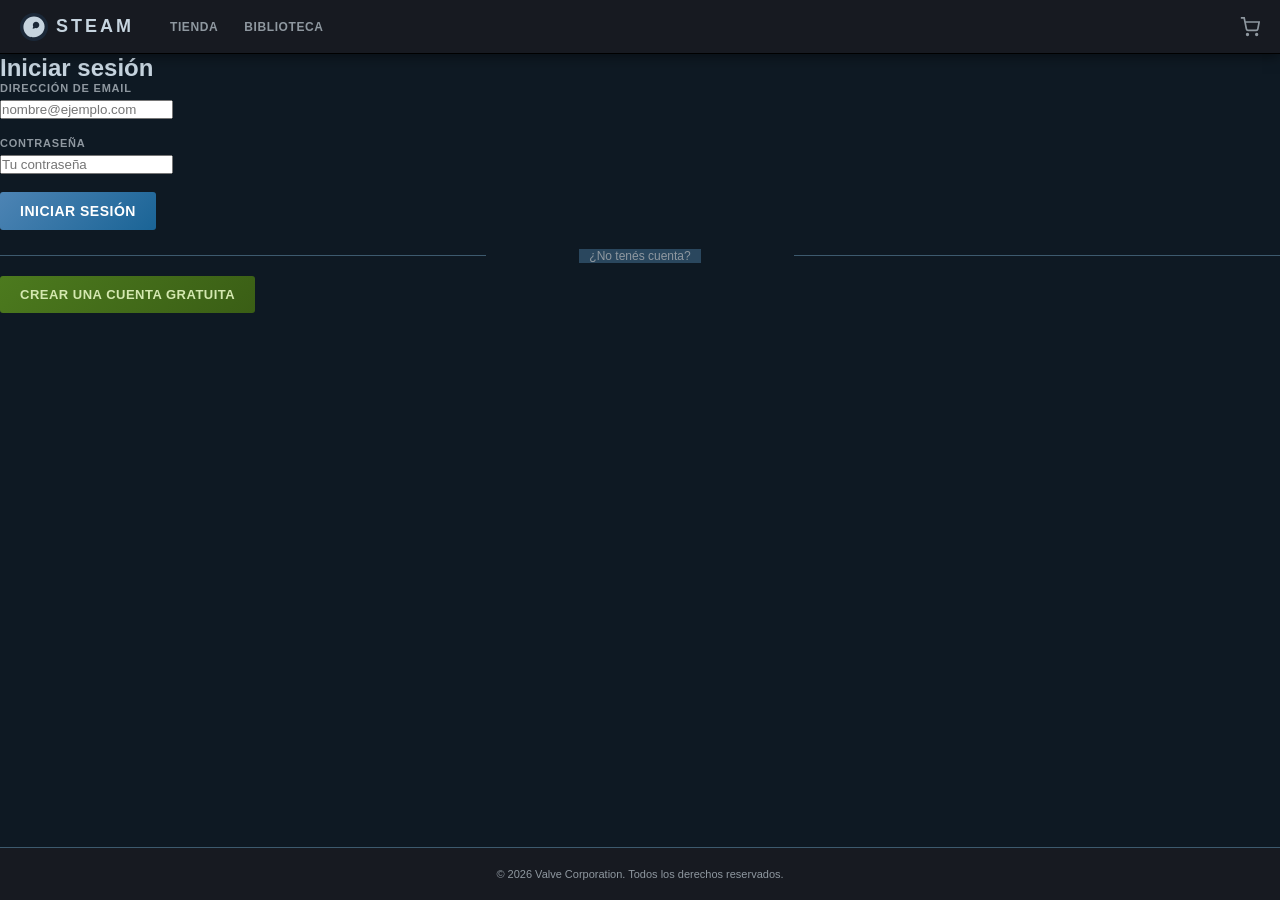
<file: index.html>
<!DOCTYPE html>
<html lang="es">
<head>
    <meta charset="UTF-8">
    <meta name="viewport" content="width=device-width, initial-scale=1.0">
    <title>Steam - Iniciar sesión</title>
    <link rel="stylesheet" href="style.css">
</head>
<body>

<header>
    <a class="logo" href="index.html">
        <svg viewBox="0 0 148 148" fill="none" xmlns="http://www.w3.org/2000/svg">
            <circle cx="74" cy="74" r="74" fill="#1b2838"/>
            <path d="M74 18C43.1 18 18 43.1 18 74c0 24.8 15.7 46 37.9 54l13.9-57.4c-1.2-2.3-1.9-4.9-1.9-7.6 0-9.4 7.6-17 17-17s17 7.6 17 17-7.6 17-17 17c-.5 0-1 0-1.5-.1L27.9 93.4C33.4 113.6 52.2 128 74 128c30.9 0 56-25.1 56-56S104.9 18 74 18z" fill="#c6d4df"/>
            <circle cx="85" cy="63" r="10" fill="#1b2838"/>
        </svg>
        STEAM
    </a>
    <nav>
        <a href="store.html">TIENDA</a>
        <a href="dashboard.html">BIBLIOTECA</a>
    </nav>
    <div class="header-right">
        <a href="cart.html" class="cart-icon" title="Carrito">
            <svg width="20" height="20" viewBox="0 0 24 24" fill="none" stroke="currentColor" stroke-width="2">
                <circle cx="9" cy="21" r="1"/><circle cx="20" cy="21" r="1"/>
                <path d="M1 1h4l2.68 13.39a2 2 0 0 0 2 1.61h9.72a2 2 0 0 0 2-1.61L23 6H6"/>
            </svg>
            <span id="cart-badge" class="cart-badge" style="display:none">0</span>
        </a>
    </div>
</header>

<main>
    <div class="box">
        <h2>Iniciar sesión</h2>

        <div id="alert-error"   class="alert alert-error"></div>
        <div id="alert-success" class="alert alert-success"></div>
        <div id="alert-info"    class="alert alert-info"></div>

        <form id="login-form" novalidate>
            <div class="form-group">
                <label for="email">Dirección de email</label>
                <input type="email" id="email" placeholder="nombre@ejemplo.com" autocomplete="email">
                <span class="field-error" id="email-error">Ingresá un email válido.</span>
            </div>
            <div class="form-group">
                <label for="password">Contraseña</label>
                <input type="password" id="password" placeholder="Tu contraseña" autocomplete="current-password">
                <span class="field-error" id="pass-error">Ingresá tu contraseña.</span>
            </div>
            <button type="submit" class="btn-blue">INICIAR SESIÓN</button>
        </form>

        <div class="divider"><span>¿No tenés cuenta?</span></div>
        <a href="register.html" class="btn-green">CREAR UNA CUENTA GRATUITA</a>
    </div>
</main>

<footer>
    <p>&copy; 2026 Valve Corporation. Todos los derechos reservados.</p>
</footer>

<script src="games.js"></script>
<script>
    initHeader();
    // Mostrar mensaje si viene de logout o registro
    const params = new URLSearchParams(location.search);
    if (params.get('logout'))     showAlert('info',    'Sesión cerrada correctamente.');
    if (params.get('registered')) showAlert('success', 'Cuenta creada. Ya podés iniciar sesión.');

    function showAlert(type, msg) {
        const el = document.getElementById('alert-' + type);
        el.textContent = msg;
        el.classList.add('show');
    }

    document.getElementById('login-form').addEventListener('submit', function(e) {
        e.preventDefault();

        const email    = document.getElementById('email');
        const password = document.getElementById('password');
        let valid = true;

        // Validaciones
        if (!email.value || !/\S+@\S+\.\S+/.test(email.value)) {
            email.classList.add('invalid');
            document.getElementById('email-error').classList.add('show');
            valid = false;
        } else {
            email.classList.remove('invalid');
            document.getElementById('email-error').classList.remove('show');
        }

        if (!password.value) {
            password.classList.add('invalid');
            document.getElementById('pass-error').classList.add('show');
            valid = false;
        } else {
            password.classList.remove('invalid');
            document.getElementById('pass-error').classList.remove('show');
        }

        if (!valid) return;

        // Verificar usuario en localStorage
        const users = JSON.parse(localStorage.getItem('steam_users') || '[]');
        const user  = users.find(u => u.email === email.value && u.password === password.value);

        if (user) {
            localStorage.setItem('steam_session', JSON.stringify(user));
            window.location.href = 'dashboard.html';
        } else {
            showAlert('error', 'Email o contraseña incorrectos.');
        }
    });
</script>

</body>
</html>
</file>
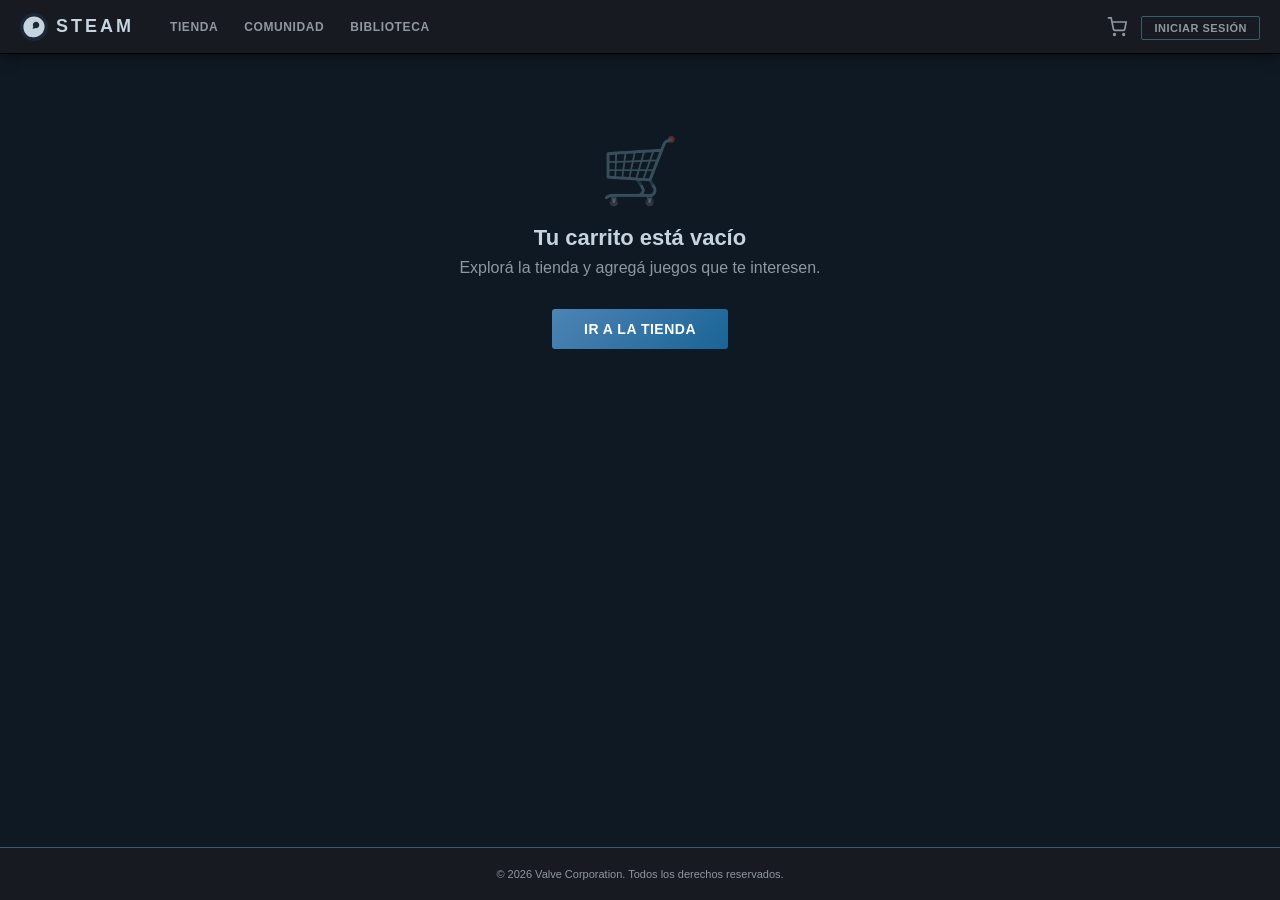
<file: cart.html>
<!DOCTYPE html>
<html lang="es">
<head>
  <meta charset="UTF-8">
  <meta name="viewport" content="width=device-width, initial-scale=1.0">
  <title>Steam - Carrito</title>
  <link rel="stylesheet" href="style.css">
</head>
<body>

<!-- HEADER -->
<header>
  <a class="logo" href="store.html">
    <svg viewBox="0 0 148 148" fill="none" xmlns="http://www.w3.org/2000/svg">
      <circle cx="74" cy="74" r="74" fill="#1b2838"/>
      <path d="M74 18C43.1 18 18 43.1 18 74c0 24.8 15.7 46 37.9 54l13.9-57.4c-1.2-2.3-1.9-4.9-1.9-7.6 0-9.4 7.6-17 17-17s17 7.6 17 17-7.6 17-17 17c-.5 0-1 0-1.5-.1L27.9 93.4C33.4 113.6 52.2 128 74 128c30.9 0 56-25.1 56-56S104.9 18 74 18z" fill="#c6d4df"/>
      <circle cx="85" cy="63" r="10" fill="#1b2838"/>
    </svg>
    STEAM
  </a>
  <nav>
    <a href="store.html">TIENDA</a>
    <a href="community.html">COMUNIDAD</a>
    <a href="dashboard.html">BIBLIOTECA</a>
  </nav>
  <div class="header-right">
    <a href="cart.html" class="cart-icon">
      <svg width="20" height="20" viewBox="0 0 24 24" fill="none" stroke="currentColor" stroke-width="2">
        <circle cx="9" cy="21" r="1"/><circle cx="20" cy="21" r="1"/>
        <path d="M1 1h4l2.68 13.39a2 2 0 0 0 2 1.61h9.72a2 2 0 0 0 2-1.61L23 6H6"/>
      </svg>
      <span id="cart-badge" class="cart-badge" style="display:none">0</span>
    </a>
    <div id="header-user-zone"></div>
  </div>
</header>

<!-- CART PAGE -->
<div class="cart-wrapper">
  <div id="cart-content"></div>
</div>

<footer>
  <p>&copy; 2026 Valve Corporation. Todos los derechos reservados.</p>
</footer>

<script src="games.js"></script>
<script>
  initHeader();

  function renderCart() {
    const items = Cart.get();
    const content = document.getElementById('cart-content');

    if (items.length === 0) {
      content.innerHTML = `
        <div class="cart-empty">
          <div class="cart-empty-icon">🛒</div>
          <h2>Tu carrito está vacío</h2>
          <p>Explorá la tienda y agregá juegos que te interesen.</p>
          <a href="store.html" class="btn-blue" style="display:inline-block;width:auto;padding:12px 32px;text-decoration:none;margin-top:8px">
            IR A LA TIENDA
          </a>
        </div>`;
      return;
    }

    const games = items.map(item => GAMES.find(g => g.id === item.id)).filter(Boolean);
    const total = Cart.total();

    content.innerHTML = `
      <div class="cart-layout">

        <!-- Items list -->
        <div class="cart-items">
          <h2 class="cart-title">Tu carrito — <span>${games.length} artículo${games.length !== 1 ? 's' : ''}</span></h2>

          ${games.map(g => `
            <div class="cart-item" id="ci-${g.id}">
              <a href="game.html?id=${g.id}">
                <img src="${g.image}" alt="${g.title}" class="cart-item-img">
              </a>
              <div class="cart-item-info">
                <a href="game.html?id=${g.id}" class="cart-item-title">${g.title}</a>
                <div class="cart-item-tags">
                  ${g.tags.slice(0,3).map(t => `<span class="tag">${t}</span>`).join('')}
                </div>
                <div class="cart-item-meta">
                  ${g.os.map(o => `<span class="os-badge">${o}</span>`).join('')}
                </div>
              </div>
              <div class="cart-item-right">
                <div class="cart-item-price">${priceHTML(g)}</div>
                <button class="cart-remove-btn" onclick="removeItem(${g.id})">✕ Quitar</button>
              </div>
            </div>`).join('')}

          <a href="store.html" class="continue-link">← Seguir comprando</a>
        </div>

        <!-- Summary -->
        <div class="cart-summary">
          <h3 class="summary-title">Resumen del pedido</h3>

          <div class="summary-lines">
            ${games.map(g => `
              <div class="summary-line">
                <span>${g.title}</span>
                <span>${g.free ? 'Gratis' : '$' + g.price.toFixed(2)}</span>
              </div>`).join('')}
          </div>

          <div class="summary-divider"></div>

          <div class="summary-total">
            <span>TOTAL ESTIMADO</span>
            <span>$${total.toFixed(2)}</span>
          </div>

          <p class="summary-note">Los impuestos se calcularán al momento del pago.</p>

          <button class="checkout-btn" onclick="checkout()">FINALIZAR COMPRA →</button>

          <div class="payment-icons">
            <span title="Visa">💳</span>
            <span title="Mastercard">💳</span>
            <span title="PayPal">🅿️</span>
            <span title="Steam Wallet">💰</span>
          </div>
        </div>
      </div>

    `;
  }

  function removeItem(id) {
    const el = document.getElementById(`ci-${id}`);
    if (el) {
      el.style.opacity = '0';
      el.style.transform = 'translateX(20px)';
      el.style.transition = 'all 0.3s';
      setTimeout(() => { Cart.remove(id); renderCart(); }, 300);
    }
  }

  function checkout() {
    if (!Session.isLoggedIn()) { window.location.href = 'index.html'; return; }
    window.location.href = 'checkout.html';
  }

  renderCart();
</script>

</body>
</html>
</file>
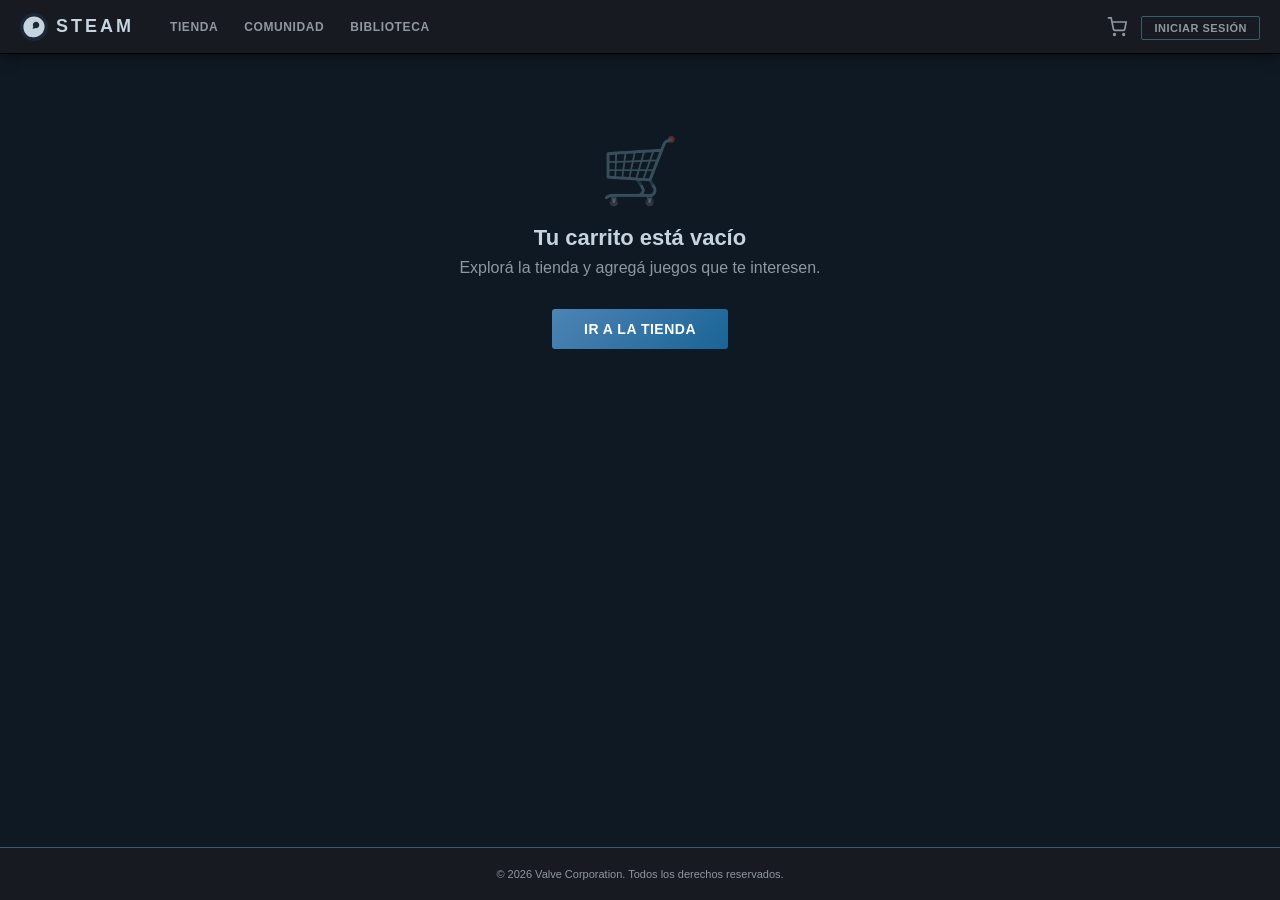
<file: checkout.html>
<!DOCTYPE html>
<html lang="es">
<head>
  <meta charset="UTF-8">
  <meta name="viewport" content="width=device-width, initial-scale=1.0">
  <title>Steam — Pago</title>
  <link rel="stylesheet" href="style.css">
</head>
<body>

<header>
  <a class="logo" href="store.html">
    <svg viewBox="0 0 148 148" fill="none" xmlns="http://www.w3.org/2000/svg"><circle cx="74" cy="74" r="74" fill="#1b2838"/><path d="M74 18C43.1 18 18 43.1 18 74c0 24.8 15.7 46 37.9 54l13.9-57.4c-1.2-2.3-1.9-4.9-1.9-7.6 0-9.4 7.6-17 17-17s17 7.6 17 17-7.6 17-17 17c-.5 0-1 0-1.5-.1L27.9 93.4C33.4 113.6 52.2 128 74 128c30.9 0 56-25.1 56-56S104.9 18 74 18z" fill="#c6d4df"/><circle cx="85" cy="63" r="10" fill="#1b2838"/></svg>
    STEAM
  </a>
  <nav>
    <a href="store.html">TIENDA</a>
    <a href="community.html">COMUNIDAD</a>
    <a href="dashboard.html">BIBLIOTECA</a>
  </nav>
  <div class="header-right">
    <a href="cart.html" class="cart-icon">
      <svg width="20" height="20" viewBox="0 0 24 24" fill="none" stroke="currentColor" stroke-width="2"><circle cx="9" cy="21" r="1"/><circle cx="20" cy="21" r="1"/><path d="M1 1h4l2.68 13.39a2 2 0 0 0 2 1.61h9.72a2 2 0 0 0 2-1.61L23 6H6"/></svg>
      <span id="cart-badge" class="cart-badge" style="display:none">0</span>
    </a>
    <div id="header-user-zone"></div>
  </div>
</header>

<div class="breadcrumb">
  <a href="store.html">Tienda</a> <span>›</span>
  <a href="cart.html">Carrito</a> <span>›</span>
  <span>Pago</span>
</div>

<div class="checkout-wrapper">

  <!-- STEP INDICATOR -->
  <div class="step-bar">
    <div class="step-item done">
      <div class="step-circle">✓</div>
      <span class="step-label">Carrito</span>
    </div>
    <div class="step-line"></div>
    <div class="step-item active">
      <div class="step-circle">2</div>
      <span class="step-label">Método de pago</span>
    </div>
    <div class="step-line"></div>
    <div class="step-item">
      <div class="step-circle">3</div>
      <span class="step-label">Confirmación</span>
    </div>
  </div>

  <div class="checkout-layout">

    <!-- LEFT: PAYMENT -->
    <div class="checkout-left">
      <h2 style="font-size:20px;font-weight:700;margin-bottom:20px">Datos de pago</h2>

      <div class="card-icons" style="margin-bottom:16px">
        <span class="card-icon-badge">VISA</span>
        <span class="card-icon-badge">Mastercard</span>
        <span class="card-icon-badge">AMEX</span>
      </div>

      <!-- CARD PANEL -->
      <div id="card-panel">
        <div class="form-group">
          <label>Número de tarjeta</label>
          <input type="text" class="card-input" id="card-number" placeholder="0000 0000 0000 0000" maxlength="19">
        </div>
        <div class="form-group">
          <label>Nombre en la tarjeta</label>
          <input type="text" class="card-input" id="card-name" placeholder="NOMBRE APELLIDO">
        </div>
        <div class="card-form-row">
          <div class="form-group">
            <label>Vencimiento</label>
            <input type="text" class="card-input" id="card-exp" placeholder="MM/AA" maxlength="5">
          </div>
          <div class="form-group">
            <label>CVV</label>
            <input type="text" class="card-input" id="card-cvv" placeholder="123" maxlength="4">
          </div>
        </div>

        <div class="form-group" style="margin-top:8px">
          <label>País de facturación</label>
          <select class="card-input" id="card-country" style="cursor:pointer">
            <option>Argentina</option>
            <option>España</option>
            <option>México</option>
            <option>Colombia</option>
            <option>Chile</option>
            <option>Uruguay</option>
            <option>Otro</option>
          </select>
        </div>

      </div>

      <p style="font-size:12px;color:var(--text-dim);margin-top:16px">
        🔒 Tu pago está protegido con cifrado SSL. Steam nunca almacena los datos completos de tu tarjeta.
      </p>
    </div>

    <!-- RIGHT: ORDER SUMMARY -->
    <div class="checkout-right">
      <div class="checkout-summary">
        <h3>Resumen del pedido</h3>
        <div id="co-items"></div>
        <div class="co-divider"></div>
        <div class="co-total">
          <span>TOTAL</span>
          <span id="co-total">$0.00</span>
        </div>
        <p class="co-note">Impuestos incluidos según tu región</p>
        <button class="confirm-btn" id="confirm-btn" onclick="processPayment()">CONFIRMAR COMPRA</button>
        <div style="text-align:center;font-size:11px;color:var(--text-dim)">
          Al confirmar aceptás los <span style="color:var(--blue-light);cursor:pointer">Términos de Steam</span>
        </div>
      </div>
    </div>
  </div>
</div>

<!-- SUCCESS OVERLAY -->
<div class="success-overlay" id="success-overlay">
  <div class="success-modal">
    <div class="success-check">✓</div>
    <h2>¡Compra exitosa!</h2>
    <p>Los siguientes juegos fueron agregados a tu biblioteca:</p>
    <ul class="purchased-list" id="purchased-list"></ul>
    <a href="dashboard.html" class="btn-blue" style="display:block;margin-top:16px">IR A MI BIBLIOTECA</a>
    <a href="store.html" style="display:block;text-align:center;margin-top:12px;font-size:13px;color:var(--blue-light)">Seguir comprando</a>
  </div>
</div>

<footer><p>&copy; 2026 Valve Corporation. Todos los derechos reservados.</p></footer>

<script src="games.js"></script>
<script>
  // Guard: redirect if not logged in
  if (!Session.isLoggedIn()) window.location.href = 'index.html';

  initHeader();

  // Populate order summary
  const items = Cart.get();
  if (items.length === 0) { window.location.href = 'cart.html'; }

  const games = items.map(i => GAMES.find(g => g.id === i.id)).filter(Boolean);
  const total = Cart.total();

  document.getElementById('co-items').innerHTML = games.map(g => `
    <div class="co-item">
      <img class="co-img" src="${g.image}" alt="${g.title}" onerror="this.style.background='#1e3a52'">
      <span class="co-title">${g.title}</span>
      <span class="co-price">${g.free ? 'Gratis' : '$' + g.price.toFixed(2)}</span>
    </div>`).join('');

  document.getElementById('co-total').textContent = `$${total.toFixed(2)}`;

  document.getElementById('card-number').addEventListener('input', function() {
    let v = this.value.replace(/\D/g, '').substring(0, 16);
    this.value = v.replace(/(.{4})/g, '$1 ').trim();
  });
  document.getElementById('card-exp').addEventListener('input', function() {
    let v = this.value.replace(/\D/g, '').substring(0, 4);
    if (v.length >= 2) v = v.substring(0,2) + '/' + v.substring(2);
    this.value = v;
  });

  function processPayment() {
    const num  = document.getElementById('card-number').value.replace(/\s/g,'');
    const name = document.getElementById('card-name').value.trim();
    const exp  = document.getElementById('card-exp').value;
    const cvv  = document.getElementById('card-cvv').value;
    if (num.length < 16 || !name || exp.length < 5 || cvv.length < 3) {
      toast('Completá todos los datos de la tarjeta', 'error');
      return;
    }

    const library = JSON.parse(localStorage.getItem('steam_library') || '[]');
    games.forEach(g => { if (!library.find(l => l.id === g.id)) library.push({ id: g.id }); });
    localStorage.setItem('steam_library', JSON.stringify(library));

    Cart.clear();
    document.getElementById('purchased-list').innerHTML = games.map(g => `<li>🎮 ${g.title}</li>`).join('');
    document.getElementById('success-overlay').classList.add('show');
  }
</script>
</body>
</html>
</file>
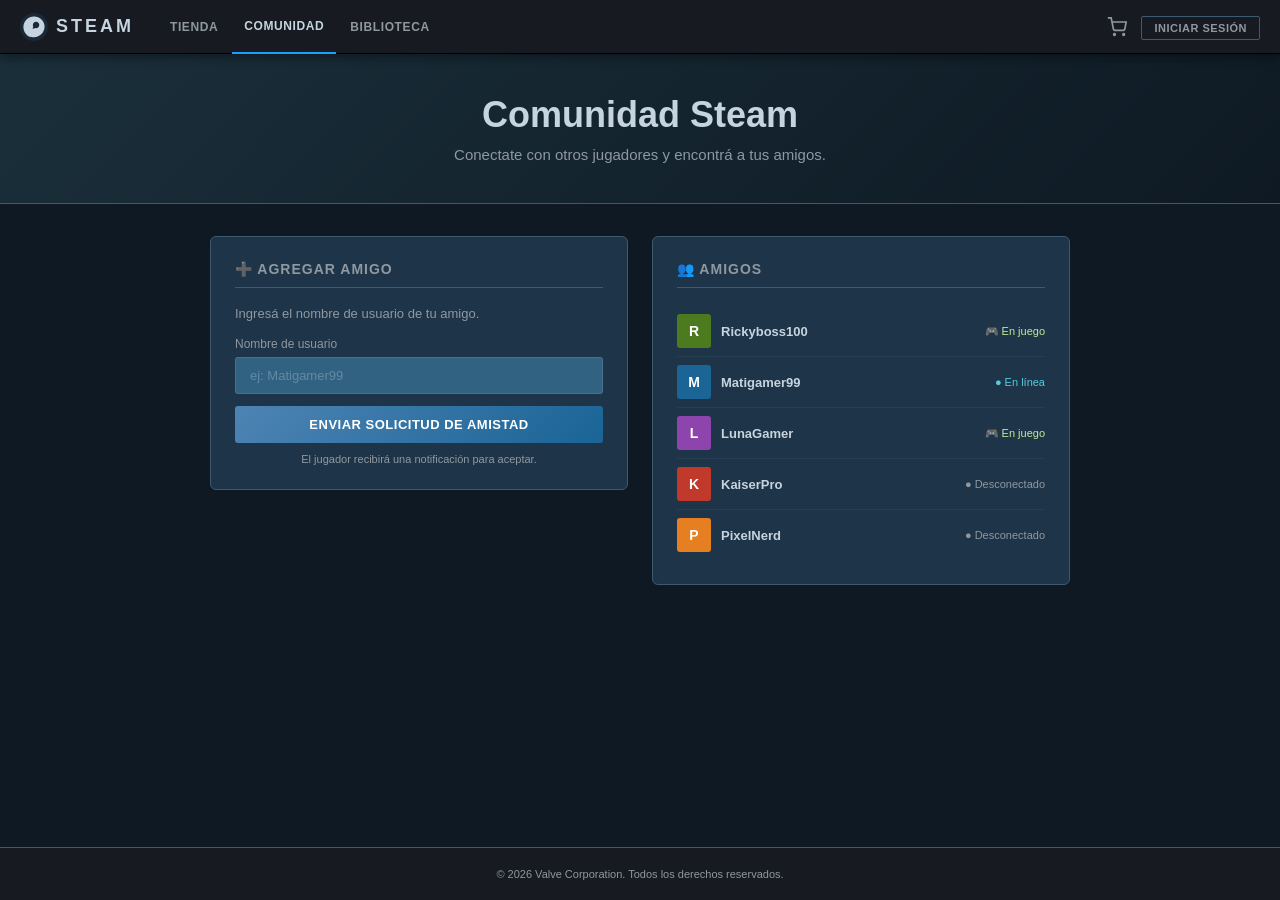
<file: community.html>
<!DOCTYPE html>
<html lang="es">
<head>
  <meta charset="UTF-8">
  <meta name="viewport" content="width=device-width, initial-scale=1.0">
  <title>Steam — Comunidad</title>
  <link rel="stylesheet" href="style.css">
</head>
<body>

<header>
  <a class="logo" href="store.html">
    <svg viewBox="0 0 148 148" fill="none" xmlns="http://www.w3.org/2000/svg"><circle cx="74" cy="74" r="74" fill="#1b2838"/><path d="M74 18C43.1 18 18 43.1 18 74c0 24.8 15.7 46 37.9 54l13.9-57.4c-1.2-2.3-1.9-4.9-1.9-7.6 0-9.4 7.6-17 17-17s17 7.6 17 17-7.6 17-17 17c-.5 0-1 0-1.5-.1L27.9 93.4C33.4 113.6 52.2 128 74 128c30.9 0 56-25.1 56-56S104.9 18 74 18z" fill="#c6d4df"/><circle cx="85" cy="63" r="10" fill="#1b2838"/></svg>
    STEAM
  </a>
  <nav>
    <a href="store.html">TIENDA</a>
    <a href="community.html" class="active">COMUNIDAD</a>
    <a href="dashboard.html">BIBLIOTECA</a>
  </nav>
  <div class="header-right">
    <a href="cart.html" class="cart-icon">
      <svg width="20" height="20" viewBox="0 0 24 24" fill="none" stroke="currentColor" stroke-width="2"><circle cx="9" cy="21" r="1"/><circle cx="20" cy="21" r="1"/><path d="M1 1h4l2.68 13.39a2 2 0 0 0 2 1.61h9.72a2 2 0 0 0 2-1.61L23 6H6"/></svg>
      <span id="cart-badge" class="cart-badge" style="display:none">0</span>
    </a>
    <div id="header-user-zone"></div>
  </div>
</header>

<div class="community-hero">
  <h1>Comunidad Steam</h1>
  <p>Conectate con otros jugadores y encontrá a tus amigos.</p>
</div>

<div class="page-wrap" style="margin-top:32px">
  <div style="display:grid;grid-template-columns:1fr 1fr;gap:24px;align-items:start;max-width:860px;margin:0 auto">

    <!-- AGREGAR AMIGO -->
    <div style="background:var(--panel2);border:1px solid var(--border);border-radius:6px;padding:24px">
      <h3 style="font-size:14px;font-weight:700;text-transform:uppercase;letter-spacing:1px;color:var(--text-dim);margin-bottom:18px;border-bottom:1px solid var(--border);padding-bottom:10px">➕ Agregar amigo</h3>
      <p style="font-size:13px;color:var(--text-dim);margin-bottom:16px">Ingresá el nombre de usuario de tu amigo.</p>
      <div style="margin-bottom:12px">
        <label style="font-size:12px;color:var(--text-dim);display:block;margin-bottom:6px">Nombre de usuario</label>
        <input type="text" id="friend-input" class="filter-search" style="width:100%;padding:10px 14px;font-size:13px" placeholder="ej: Matigamer99">
      </div>
      <button class="btn-blue" style="width:100%;padding:11px;font-size:13px" onclick="sendRequest()">Enviar solicitud de amistad</button>
      <p style="font-size:11px;color:var(--text-dim);text-align:center;margin-top:10px">El jugador recibirá una notificación para aceptar.</p>
    </div>

    <!-- AMIGOS EN LÍNEA -->
    <div style="background:var(--panel2);border:1px solid var(--border);border-radius:6px;padding:24px">
      <h3 style="font-size:14px;font-weight:700;text-transform:uppercase;letter-spacing:1px;color:var(--text-dim);margin-bottom:18px;border-bottom:1px solid var(--border);padding-bottom:10px">👥 Amigos</h3>
      <div id="friends-list">
        <div class="friend-item">
          <div class="friend-avatar" style="background:#4c7a1e">R</div>
          <div class="friend-name">Rickyboss100</div>
          <span class="friend-status status-ingame">🎮 En juego</span>
        </div>
        <div class="friend-item">
          <div class="friend-avatar" style="background:#1a6496">M</div>
          <div class="friend-name">Matigamer99</div>
          <span class="friend-status status-online">● En línea</span>
        </div>
        <div class="friend-item">
          <div class="friend-avatar" style="background:#8e44ad">L</div>
          <div class="friend-name">LunaGamer</div>
          <span class="friend-status status-ingame">🎮 En juego</span>
        </div>
        <div class="friend-item">
          <div class="friend-avatar" style="background:#c0392b">K</div>
          <div class="friend-name">KaiserPro</div>
          <span class="friend-status status-offline">● Desconectado</span>
        </div>
        <div class="friend-item">
          <div class="friend-avatar" style="background:#e67e22">P</div>
          <div class="friend-name">PixelNerd</div>
          <span class="friend-status status-offline">● Desconectado</span>
        </div>
      </div>
      <div id="pending-requests"></div>
    </div>

  </div>
</div>

<footer><p>&copy; 2026 Valve Corporation. Todos los derechos reservados.</p></footer>

<script src="games.js"></script>
<script>
  initHeader();

  const PENDING_KEY = 'steam_pending_friends';

  function sendRequest() {
    const input = document.getElementById('friend-input');
    const name = input.value.trim();
    if (!name) { toast('Ingresá un nombre de usuario o código', 'error'); return; }

    const pending = JSON.parse(localStorage.getItem(PENDING_KEY) || '[]');
    if (pending.includes(name)) { toast('Ya le enviaste una solicitud a este usuario', 'info'); return; }

    pending.push(name);
    localStorage.setItem(PENDING_KEY, JSON.stringify(pending));
    input.value = '';
    toast(`✓ Solicitud enviada a ${name}`, 'success');
    renderPending();
  }

  function cancelRequest(name) {
    const pending = JSON.parse(localStorage.getItem(PENDING_KEY) || '[]').filter(n => n !== name);
    localStorage.setItem(PENDING_KEY, JSON.stringify(pending));
    renderPending();
    toast('Solicitud cancelada', 'info');
  }

  function renderPending() {
    const pending = JSON.parse(localStorage.getItem(PENDING_KEY) || '[]');
    const el = document.getElementById('pending-requests');
    if (pending.length === 0) { el.innerHTML = ''; return; }
    el.innerHTML = `
      <div style="margin-top:16px;border-top:1px solid var(--border);padding-top:14px">
        <div style="font-size:11px;font-weight:700;text-transform:uppercase;letter-spacing:1px;color:var(--text-dim);margin-bottom:10px">Solicitudes pendientes</div>
        ${pending.map(name => `
          <div style="display:flex;align-items:center;justify-content:space-between;padding:8px 0;border-bottom:1px solid rgba(255,255,255,.04)">
            <div style="display:flex;align-items:center;gap:10px">
              <div style="width:30px;height:30px;border-radius:50%;background:var(--panel);display:flex;align-items:center;justify-content:center;font-size:13px;font-weight:700;color:var(--text-dim)">
                ${name.charAt(0).toUpperCase()}
              </div>
              <span style="font-size:13px">${name}</span>
            </div>
            <div style="display:flex;align-items:center;gap:8px">
              <span style="font-size:11px;color:var(--text-dim)">Pendiente...</span>
            </div>
          </div>`).join('')}
      </div>`;
  }

  document.getElementById('friend-input').addEventListener('keydown', e => {
    if (e.key === 'Enter') sendRequest();
  });

  renderPending();
</script>
</body>
</html>
</file>
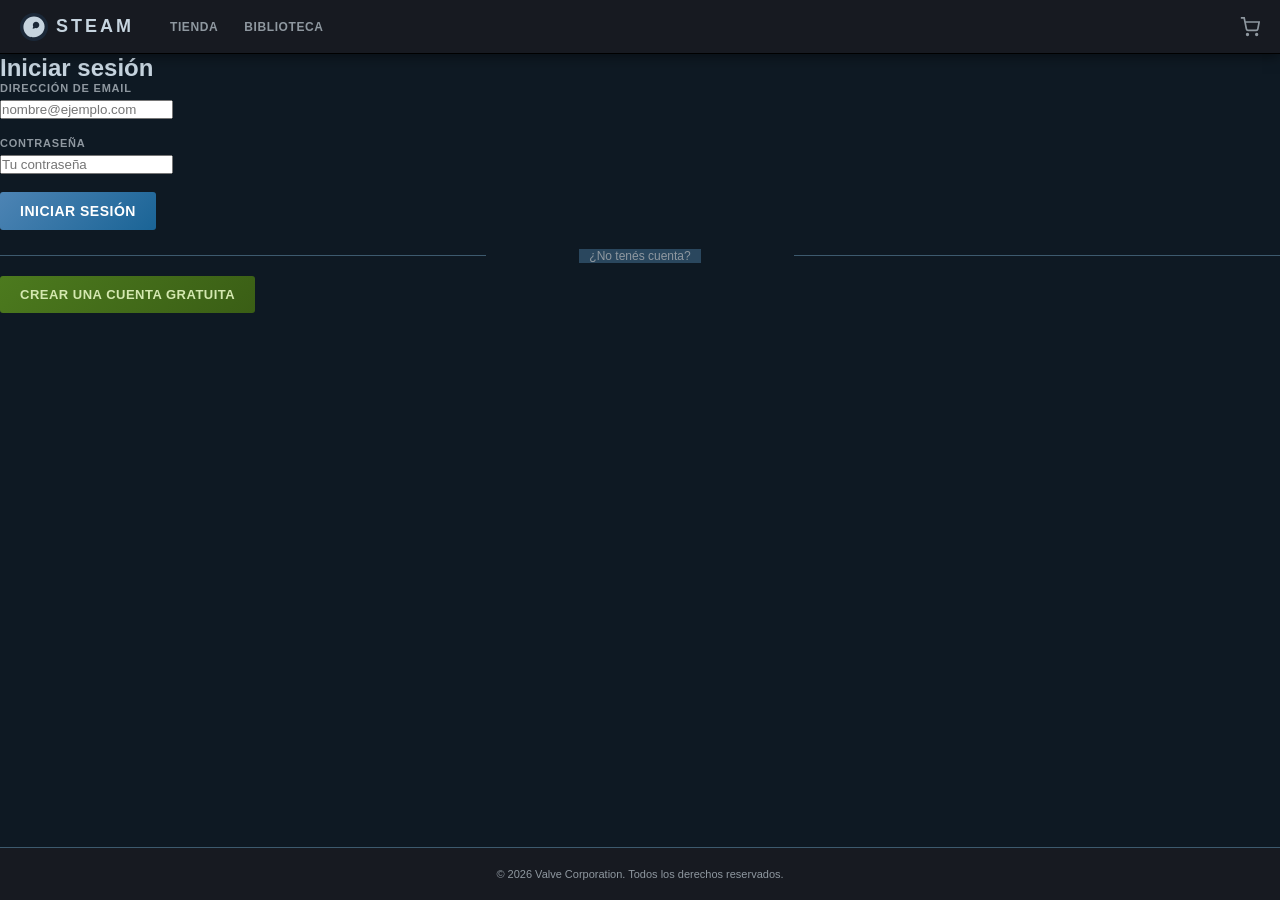
<file: dashboard.html>
<!DOCTYPE html>
<html lang="es">
<head>
  <meta charset="UTF-8">
  <meta name="viewport" content="width=device-width, initial-scale=1.0">
  <title>Steam — Biblioteca</title>
  <link rel="stylesheet" href="style.css">
</head>
<body>

<header>
  <a class="logo" href="store.html">
    <svg viewBox="0 0 148 148" fill="none" xmlns="http://www.w3.org/2000/svg"><circle cx="74" cy="74" r="74" fill="#1b2838"/><path d="M74 18C43.1 18 18 43.1 18 74c0 24.8 15.7 46 37.9 54l13.9-57.4c-1.2-2.3-1.9-4.9-1.9-7.6 0-9.4 7.6-17 17-17s17 7.6 17 17-7.6 17-17 17c-.5 0-1 0-1.5-.1L27.9 93.4C33.4 113.6 52.2 128 74 128c30.9 0 56-25.1 56-56S104.9 18 74 18z" fill="#c6d4df"/><circle cx="85" cy="63" r="10" fill="#1b2838"/></svg>
    STEAM
  </a>
  <nav>
    <a href="store.html">TIENDA</a>
    <a href="community.html">COMUNIDAD</a>
    <a href="dashboard.html" class="active">BIBLIOTECA</a>
  </nav>
  <div class="header-right">
    <a href="cart.html" class="cart-icon">
      <svg width="20" height="20" viewBox="0 0 24 24" fill="none" stroke="currentColor" stroke-width="2"><circle cx="9" cy="21" r="1"/><circle cx="20" cy="21" r="1"/><path d="M1 1h4l2.68 13.39a2 2 0 0 0 2 1.61h9.72a2 2 0 0 0 2-1.61L23 6H6"/></svg>
      <span id="cart-badge" class="cart-badge" style="display:none">0</span>
    </a>
    <div id="header-user-zone"></div>
  </div>
</header>

<div class="page-wrap" style="margin-top:24px" id="library-content"></div>

<footer><p>&copy; 2026 Valve Corporation. Todos los derechos reservados.</p></footer>

<script src="games.js"></script>
<script>
  if (!Session.isLoggedIn()) window.location.href = 'index.html';
  initHeader();

  function getLibraryGames() {
    const purchasedIds = JSON.parse(localStorage.getItem('steam_library') || '[]').map(i => i.id);
    return purchasedIds.map(id => GAMES.find(g => g.id === id)).filter(Boolean);
  }

  function render() {
    const games = getLibraryGames();
    document.getElementById('library-content').innerHTML = `
      <div style="max-width:1100px;margin:0 auto;padding:0 16px">
        <h1 style="font-size:22px;font-weight:700;margin-bottom:20px">Tu biblioteca</h1>
        ${games.length === 0 ? `
          <div style="background:var(--panel2);border:1px solid var(--border);border-radius:6px;padding:48px;text-align:center">
            <div style="font-size:48px;margin-bottom:16px">🎮</div>
            <h3 style="margin-bottom:8px">No tenés juegos aún</h3>
            <p style="color:var(--text-dim);font-size:13px;margin-bottom:20px">Explorá la tienda y encontrá tu próximo juego favorito.</p>
            <a href="store.html" class="btn-blue" style="display:inline-block;padding:11px 28px;font-size:13px">IR A LA TIENDA</a>
          </div>` : `
        <div style="display:grid;grid-template-columns:repeat(auto-fill,minmax(185px,1fr));gap:12px">
          ${games.map(g => {
            const installed = isInstalled(g.id);
            return `
              <div class="lib-game-card">
                <img src="${g.image}" alt="${g.title}" onclick="window.location='game.html?id=${g.id}'" onerror="this.style.background='#1e3a52'" style="cursor:pointer">
                <div class="lib-game-info">
                  <div class="lib-game-title" onclick="window.location='game.html?id=${g.id}'" style="cursor:pointer">${g.title}</div>
                  ${installed
                    ? `<button class="lib-play-btn-inline" onclick="launchGame('${g.title.replace(/'/g,"\\'")}','${g.image}')">▶ Jugar ahora</button>`
                    : `<button class="lib-install-btn" onclick="installGame(${g.id},'${g.title.replace(/'/g,"\\'")}','${g.image}')">⬇ Instalar</button>`}
                </div>
              </div>`;
          }).join('')}
        </div>`}
      </div>
    `;
  }

  function installGame(id, title, img) {
    const overlay = document.createElement('div');
    overlay.style.cssText = 'position:fixed;inset:0;background:rgba(0,0,0,.88);z-index:9999;display:flex;align-items:center;justify-content:center;backdrop-filter:blur(8px)';
    overlay.innerHTML = `
      <div style="text-align:center;max-width:460px;padding:20px">
        <img src="${img}" alt="${title}" style="width:280px;border-radius:8px;margin-bottom:24px;box-shadow:0 8px 40px rgba(0,0,0,.6)" onerror="this.style.display='none'">
        <div style="font-size:22px;font-weight:700;margin-bottom:8px">${title}</div>
        <div style="background:var(--border);border-radius:4px;height:6px;margin:16px 0;overflow:hidden">
          <div id="inst-bar" style="height:100%;width:0%;background:var(--blue);transition:width .5s ease"></div>
        </div>
        <div id="inst-status" style="font-size:12px;color:var(--teal);font-weight:600">Preparando instalación...</div>
        <button id="inst-btn" onclick="this.closest('div[style]').remove()" style="margin-top:28px;background:none;border:1px solid var(--border);color:var(--text-dim);padding:9px 24px;border-radius:3px;cursor:pointer;font-size:13px">Cancelar</button>
      </div>`;
    document.body.appendChild(overlay);

    const steps = [[15,'Verificando archivos...'],[40,'Descargando contenido...'],[70,'Instalando archivos...'],[90,'Aplicando actualizaciones...'],[100,'¡Instalación completa!']];
    let i = 0;
    const iv = setInterval(() => {
      if (i >= steps.length) { clearInterval(iv); return; }
      const [pct, msg] = steps[i++];
      document.getElementById('inst-bar').style.width = pct + '%';
      document.getElementById('inst-status').textContent = msg;
      if (pct === 100) {
        clearInterval(iv);
        const list = JSON.parse(localStorage.getItem('steam_installed') || '[]');
        if (!list.find(x => x.id === id)) { list.push({id}); localStorage.setItem('steam_installed', JSON.stringify(list)); }
        document.getElementById('inst-status').style.color = 'var(--green-light)';
        const btn = document.getElementById('inst-btn');
        btn.textContent = 'Cerrar';
        btn.onclick = () => { overlay.remove(); render(); };
      }
    }, 900);

    overlay.addEventListener('click', e => { if (e.target === overlay) { clearInterval(iv); overlay.remove(); } });
  }

  function launchGame(title, img) {
    const overlay = document.createElement('div');
    overlay.style.cssText = 'position:fixed;inset:0;background:rgba(0,0,0,.88);z-index:9999;display:flex;align-items:center;justify-content:center;backdrop-filter:blur(8px)';
    overlay.innerHTML = `
      <div style="text-align:center;max-width:460px;padding:20px">
        <img src="${img}" alt="${title}" style="width:280px;border-radius:8px;margin-bottom:24px;box-shadow:0 8px 40px rgba(0,0,0,.6)" onerror="this.style.display='none'">
        <div style="font-size:22px;font-weight:700;margin-bottom:8px">${title}</div>
        <div style="font-size:13px;color:var(--text-dim);margin-bottom:28px">Steam está preparando el juego...</div>
        <div class="launch-spinner"></div>
        <div id="launch-status" style="font-size:12px;color:var(--teal);margin-top:20px;font-weight:600">Iniciando Steam...</div>
        <button onclick="this.closest('div[style]').remove()" style="margin-top:28px;background:none;border:1px solid var(--border);color:var(--text-dim);padding:9px 24px;border-radius:3px;cursor:pointer;font-size:13px">Cancelar</button>
      </div>`;
    document.body.appendChild(overlay);

    const steps = ['Iniciando Steam...','Verificando archivos...','Aplicando actualizaciones...','¡Lanzando juego!'];
    let i = 0;
    const iv = setInterval(() => {
      i++;
      if (i < steps.length) {
        document.getElementById('launch-status').textContent = steps[i];
      } else {
        clearInterval(iv);
        document.getElementById('launch-status').textContent = '✓ ¡Juego en proceso!';
        document.getElementById('launch-status').style.color = 'var(--green-light)';
        overlay.querySelector('button').textContent = 'Cerrar';
      }
    }, 1200);

    overlay.addEventListener('click', e => { if (e.target === overlay) { clearInterval(iv); overlay.remove(); } });
  }

  render();
</script>

<style>
  .lib-game-card {
    background: var(--panel2); border: 1px solid var(--border);
    border-radius: 4px; overflow: hidden;
    transition: border-color .15s, transform .15s;
  }
  .lib-game-card:hover { border-color: var(--blue-light); transform: translateY(-2px); }
  .lib-game-card img { width: 100%; height: 94px; object-fit: cover; display: block; }
  .lib-game-info { padding: 10px 12px; }
  .lib-game-title { font-size: 13px; font-weight: 600; margin-bottom: 8px; }

  .lib-play-btn-inline {
    display: block; width: 100%; padding: 7px 0;
    background: var(--blue); border: none; border-radius: 3px;
    color: #fff; font-size: 12px; font-weight: 700;
    cursor: pointer; text-align: center; letter-spacing: .4px;
    transition: background .15s;
  }
  .lib-play-btn-inline:hover { background: var(--blue-light); }

  .lib-install-btn {
    display: block; width: 100%; padding: 7px 0;
    background: var(--green); border: none; border-radius: 3px;
    color: #fff; font-size: 12px; font-weight: 700;
    cursor: pointer; text-align: center; letter-spacing: .4px;
    transition: background .15s;
  }
  .lib-install-btn:hover { background: var(--green-light); }

  .launch-spinner {
    width: 40px; height: 40px; border: 3px solid var(--border);
    border-top-color: var(--blue); border-radius: 50%;
    animation: spin .8s linear infinite; margin: 0 auto;
  }
  @keyframes spin { to { transform: rotate(360deg); } }
</style>
</body>
</html>
</file>
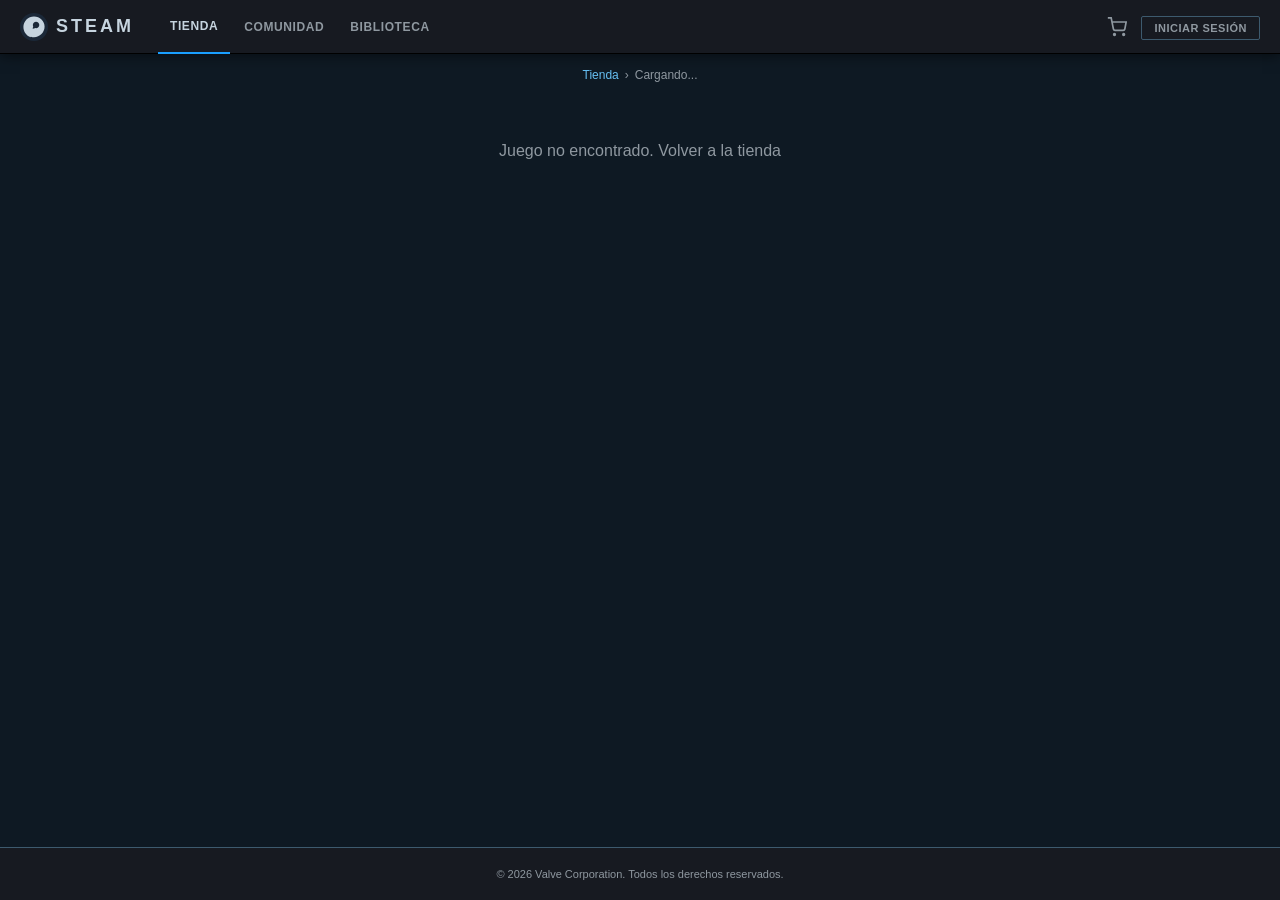
<file: game.html>
<!DOCTYPE html>
<html lang="es">
<head>
  <meta charset="UTF-8">
  <meta name="viewport" content="width=device-width, initial-scale=1.0">
  <title>Steam - Detalle</title>
  <link rel="stylesheet" href="style.css">
</head>
<body>

<!-- HEADER -->
<header>
  <a class="logo" href="store.html">
    <svg viewBox="0 0 148 148" fill="none" xmlns="http://www.w3.org/2000/svg">
      <circle cx="74" cy="74" r="74" fill="#1b2838"/>
      <path d="M74 18C43.1 18 18 43.1 18 74c0 24.8 15.7 46 37.9 54l13.9-57.4c-1.2-2.3-1.9-4.9-1.9-7.6 0-9.4 7.6-17 17-17s17 7.6 17 17-7.6 17-17 17c-.5 0-1 0-1.5-.1L27.9 93.4C33.4 113.6 52.2 128 74 128c30.9 0 56-25.1 56-56S104.9 18 74 18z" fill="#c6d4df"/>
      <circle cx="85" cy="63" r="10" fill="#1b2838"/>
    </svg>
    STEAM
  </a>
  <nav>
    <a href="store.html" class="active">TIENDA</a>
    <a href="community.html">COMUNIDAD</a>
    <a href="dashboard.html">BIBLIOTECA</a>
  </nav>
  <div class="header-right">
    <a href="cart.html" class="cart-icon">
      <svg width="20" height="20" viewBox="0 0 24 24" fill="none" stroke="currentColor" stroke-width="2">
        <circle cx="9" cy="21" r="1"/><circle cx="20" cy="21" r="1"/>
        <path d="M1 1h4l2.68 13.39a2 2 0 0 0 2 1.61h9.72a2 2 0 0 0 2-1.61L23 6H6"/>
      </svg>
      <span id="cart-badge" class="cart-badge" style="display:none">0</span>
    </a>
    <div id="header-user-zone"></div>
  </div>
</header>

<!-- BREADCRUMB -->
<div class="breadcrumb">
  <a href="store.html">Tienda</a>
  <span>›</span>
  <span id="bc-title">Cargando...</span>
</div>

<!-- GAME DETAIL -->
<div id="game-detail" class="game-detail-wrapper"></div>

<footer>
  <p>&copy; 2026 Valve Corporation. Todos los derechos reservados.</p>
</footer>

<script src="games.js"></script>
<script>
  initHeader();

  const params = new URLSearchParams(location.search);
  const id = parseInt(params.get('id'));
  const game = GAMES.find(g => g.id === id);

  if (!game) {
    document.getElementById('game-detail').innerHTML =
      '<p style="text-align:center;padding:60px;color:#8f98a0">Juego no encontrado. <a href="store.html">Volver a la tienda</a></p>';
  } else {
    document.title = `Steam - ${game.title}`;
    document.getElementById('bc-title').textContent = game.title;

    function renderBuyBox() {
      const inLib     = isOwned(game.id);
      const inCart    = Cart.has(game.id);
      const installed = isInstalled(game.id);

      if (inLib) {
        if (installed) {
          return `
            <div style="background:rgba(87,203,222,.08);border:1px solid var(--teal);border-radius:6px;padding:12px 14px;margin-bottom:10px;display:flex;align-items:center;gap:10px">
              <span style="color:var(--teal);font-size:18px">✓</span>
              <span style="font-size:13px;font-weight:600;color:var(--teal)">Instalado</span>
            </div>
            <button class="buy-btn buy-free" onclick="window.location='dashboard.html'">▶ Jugar ahora</button>`;
        }
        return `
          <div style="background:rgba(87,203,222,.08);border:1px solid var(--teal);border-radius:6px;padding:12px 14px;margin-bottom:10px;display:flex;align-items:center;gap:10px">
            <span style="color:var(--teal);font-size:18px">✓</span>
            <span style="font-size:13px;font-weight:600;color:var(--teal)">En tu biblioteca — no instalado</span>
          </div>
          <button class="buy-btn buy-add" onclick="window.location='dashboard.html'">⬇ Instalar desde biblioteca</button>`;
      }
      if (game.free) {
        return `<button class="buy-btn buy-free">Jugar ahora — Gratis</button>`;
      }
      if (inCart) {
        return `
          <div class="buy-price">${priceHTML(game)}</div>
          <button class="buy-btn buy-incart" onclick="window.location='cart.html'">Ver en el carrito ✓</button>`;
      }
      return `
        <div class="buy-price">${priceHTML(game)}</div>
        <button class="buy-btn buy-add" onclick="openBuyChoice()">Agregar al carrito</button>`;
    }

    function openBuyChoice() {
      Cart.add(game.id);
      window.location.href = 'cart.html';
    }


    // ── Screenshots: show 3 copies of header with slight variation ──
    const screens = [game.image, game.image, game.image];

    document.getElementById('game-detail').innerHTML = `
      <!-- HERO -->
      <div class="game-hero" style="background-image:url('${game.image}')">
        <div class="game-hero-overlay">
          <div class="game-hero-content">
            <h1 class="game-hero-title">${game.title}</h1>
            <div class="game-meta-row">
              <span>${game.releaseDate}</span>
              <span class="meta-sep">|</span>
              <span>${game.developer}</span>
            </div>
          </div>
        </div>
      </div>

      <!-- BODY -->
      <div class="game-body">

        <!-- LEFT: screenshots + description -->
        <div class="game-left">

          <!-- Screenshots -->
          <div class="screenshots-section">
            <h3 class="section-label">CAPTURAS DE PANTALLA</h3>
            <div class="screenshots-main">
              <img id="scr-main" src="${game.image}" alt="Screenshot" class="scr-main-img">
            </div>
            <div class="screenshots-thumbs">
              ${screens.map((s, i) => `
                <img src="${s}" class="scr-thumb ${i === 0 ? 'active' : ''}"
                     onclick="selectScreen(this,'${s}')" alt="Screenshot ${i+1}">`
              ).join('')}
            </div>
          </div>

          <!-- Description -->
          <div class="game-description">
            <h3 class="section-label">ACERCA DE ESTE JUEGO</h3>
            <p>${game.fullDesc}</p>
          </div>

          <!-- Tags -->
          <div class="game-tags-section">
            <h3 class="section-label">ETIQUETAS POPULARES</h3>
            <div class="tags-row">
              ${game.tags.map(t => `<span class="tag-lg">${t}</span>`).join('')}
              ${game.genres.map(ge => `<span class="tag-lg genre-tag">${ge}</span>`).join('')}
            </div>
          </div>
        </div>

        <!-- RIGHT: info + buy box -->
        <div class="game-right">

          <div class="buy-section">${renderBuyBox()}</div>

        </div>
      </div>
    `;
  }

  function selectScreen(el, src) {
    document.getElementById('scr-main').src = src;
    document.querySelectorAll('.scr-thumb').forEach(t => t.classList.remove('active'));
    el.classList.add('active');
  }
</script>

</body>
</html>
</file>
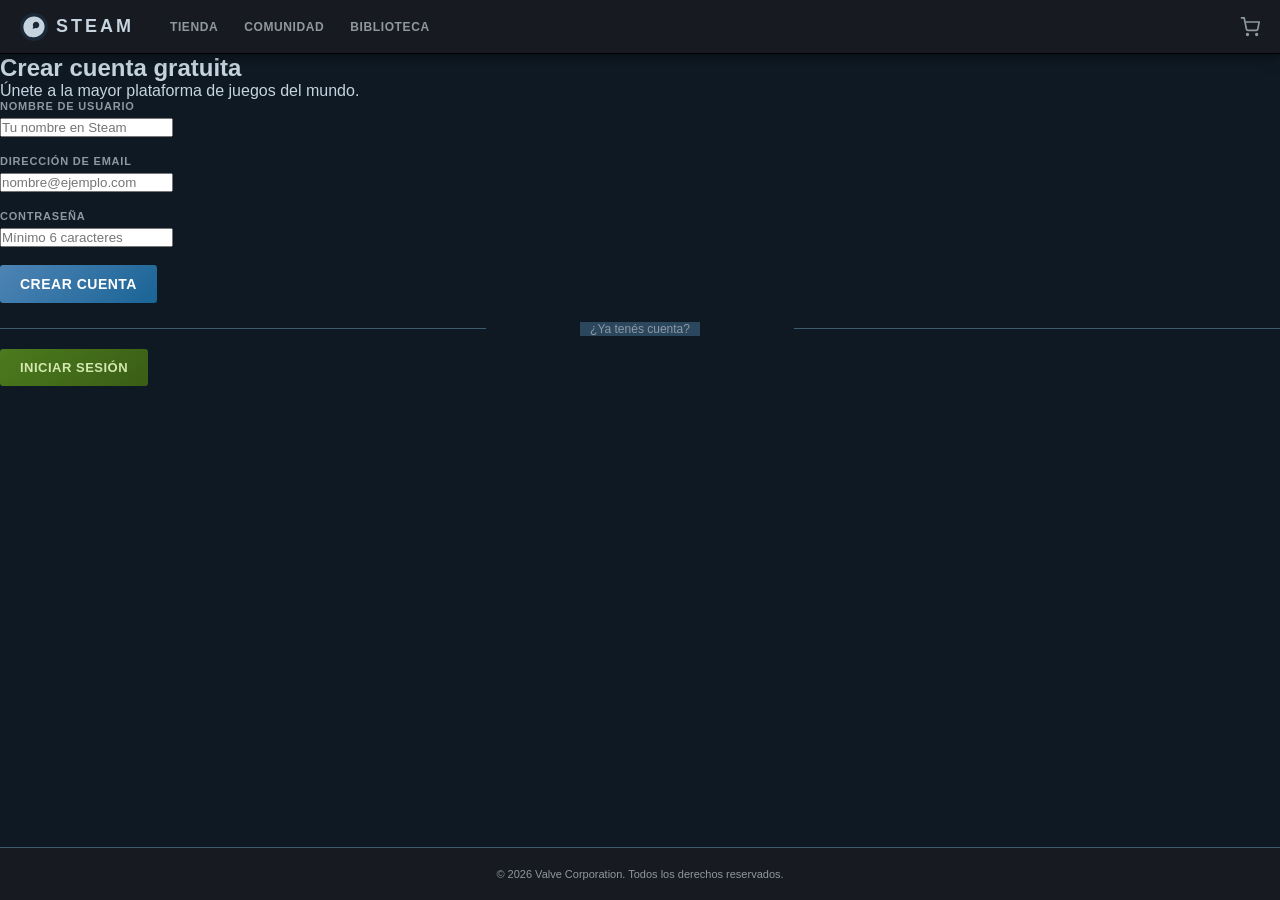
<file: register.html>
<!DOCTYPE html>
<html lang="es">
<head>
    <meta charset="UTF-8">
    <meta name="viewport" content="width=device-width, initial-scale=1.0">
    <title>Steam - Crear cuenta</title>
    <link rel="stylesheet" href="style.css">
</head>
<body>

<header>
    <a class="logo" href="index.html">
        <svg viewBox="0 0 148 148" fill="none" xmlns="http://www.w3.org/2000/svg">
            <circle cx="74" cy="74" r="74" fill="#1b2838"/>
            <path d="M74 18C43.1 18 18 43.1 18 74c0 24.8 15.7 46 37.9 54l13.9-57.4c-1.2-2.3-1.9-4.9-1.9-7.6 0-9.4 7.6-17 17-17s17 7.6 17 17-7.6 17-17 17c-.5 0-1 0-1.5-.1L27.9 93.4C33.4 113.6 52.2 128 74 128c30.9 0 56-25.1 56-56S104.9 18 74 18z" fill="#c6d4df"/>
            <circle cx="85" cy="63" r="10" fill="#1b2838"/>
        </svg>
        STEAM
    </a>
    <nav>
        <a href="store.html">TIENDA</a>
        <a href="community.html">COMUNIDAD</a>
        <a href="dashboard.html">BIBLIOTECA</a>
    </nav>
    <div class="header-right">
        <a href="cart.html" class="cart-icon" title="Carrito">
            <svg width="20" height="20" viewBox="0 0 24 24" fill="none" stroke="currentColor" stroke-width="2">
                <circle cx="9" cy="21" r="1"/><circle cx="20" cy="21" r="1"/>
                <path d="M1 1h4l2.68 13.39a2 2 0 0 0 2 1.61h9.72a2 2 0 0 0 2-1.61L23 6H6"/>
            </svg>
            <span id="cart-badge" class="cart-badge" style="display:none">0</span>
        </a>
    </div>
</header>

<main>
    <div class="box">
        <h2>Crear cuenta gratuita</h2>
        <p class="sub">Únete a la mayor plataforma de juegos del mundo.</p>

        <div id="alert-error" class="alert alert-error"></div>

        <form id="register-form" novalidate>
            <div class="form-group">
                <label for="username">Nombre de usuario</label>
                <input type="text" id="username" placeholder="Tu nombre en Steam">
                <span class="field-error" id="username-error">El nombre de usuario es requerido.</span>
            </div>
            <div class="form-group">
                <label for="email">Dirección de email</label>
                <input type="email" id="email" placeholder="nombre@ejemplo.com">
                <span class="field-error" id="email-error">Ingresá un email válido.</span>
            </div>
            <div class="form-group">
                <label for="password">Contraseña</label>
                <input type="password" id="password" placeholder="Mínimo 6 caracteres">
                <span class="field-error" id="pass-error">La contraseña debe tener al menos 6 caracteres.</span>
            </div>
            <button type="submit" class="btn-blue">CREAR CUENTA</button>
        </form>

        <div class="divider"><span>¿Ya tenés cuenta?</span></div>
        <a href="index.html" class="btn-green">INICIAR SESIÓN</a>
    </div>
</main>

<footer>
    <p>&copy; 2026 Valve Corporation. Todos los derechos reservados.</p>
</footer>

<script src="games.js"></script>
<script>
    initHeader();
    function showError(msg) {
        const el = document.getElementById('alert-error');
        el.textContent = msg;
        el.classList.add('show');
    }

    document.getElementById('register-form').addEventListener('submit', function(e) {
        e.preventDefault();

        const username = document.getElementById('username');
        const email    = document.getElementById('email');
        const password = document.getElementById('password');
        let valid = true;

        if (!username.value.trim()) {
            username.classList.add('invalid');
            document.getElementById('username-error').classList.add('show');
            valid = false;
        } else {
            username.classList.remove('invalid');
            document.getElementById('username-error').classList.remove('show');
        }

        if (!email.value || !/\S+@\S+\.\S+/.test(email.value)) {
            email.classList.add('invalid');
            document.getElementById('email-error').classList.add('show');
            valid = false;
        } else {
            email.classList.remove('invalid');
            document.getElementById('email-error').classList.remove('show');
        }

        if (!password.value || password.value.length < 6) {
            password.classList.add('invalid');
            document.getElementById('pass-error').classList.add('show');
            valid = false;
        } else {
            password.classList.remove('invalid');
            document.getElementById('pass-error').classList.remove('show');
        }

        if (!valid) return;

        const users = JSON.parse(localStorage.getItem('steam_users') || '[]');

        if (users.find(u => u.email === email.value)) {
            showError('Ya existe una cuenta con ese email.');
            return;
        }

        users.push({
            username: username.value.trim(),
            email: email.value,
            password: password.value
        });

        localStorage.setItem('steam_users', JSON.stringify(users));
        window.location.href = 'index.html?registered=true';
    });
</script>

</body>
</html>
</file>
<file: style.css>
/* ═══════════════════════════════════════════════════════════════
   STEAM CLONE — CSS MASTER FILE
═══════════════════════════════════════════════════════════════ */

:root {
  --dark:       #1b2838;
  --darker:     #171a21;
  --darkest:    #0e1923;
  --panel:      #2a475e;
  --panel2:     #1e3448;
  --blue:       #1a9fff;
  --blue-light: #66c0f4;
  --border:     #3d5a6e;
  --input-bg:   #316282;
  --text:       #c6d4df;
  --text-dim:   #8f98a0;
  --green:      #4c8a27;
  --green-light:#c5e898;
  --teal:       #57cbde;
  --red:        #c24747;
  --orange:     #e8a838;
  --gold:       #f5c518;
}

* { margin:0; padding:0; box-sizing:border-box; }

body {
  font-family: Arial, Helvetica, sans-serif;
  background: var(--darkest);
  color: var(--text);
  min-height: 100vh;
  display: flex;
  flex-direction: column;
}

a { color: inherit; text-decoration: none; }
button { font-family: inherit; }

/* ── SCROLLBAR ─────────────────────────────────────────────── */
::-webkit-scrollbar { width: 6px; height: 6px; }
::-webkit-scrollbar-track { background: var(--darker); }
::-webkit-scrollbar-thumb { background: var(--border); border-radius: 3px; }
::-webkit-scrollbar-thumb:hover { background: var(--text-dim); }

/* ══════════════════════════════════════════════════════════════
   HEADER
══════════════════════════════════════════════════════════════ */
header {
  background: var(--darker);
  border-bottom: 1px solid #000;
  padding: 0 20px;
  height: 54px;
  display: flex;
  align-items: center;
  gap: 24px;
  flex-shrink: 0;
  position: sticky;
  top: 0;
  z-index: 100;
  box-shadow: 0 2px 12px rgba(0,0,0,.5);
}

.logo {
  display: flex;
  align-items: center;
  gap: 8px;
  font-size: 18px;
  font-weight: 900;
  letter-spacing: 3px;
  color: var(--text);
  flex-shrink: 0;
}

.logo svg { width: 28px; height: 28px; }

nav { display: flex; gap: 2px; flex: 1; }

nav a {
  color: var(--text-dim);
  font-size: 12px;
  font-weight: 600;
  letter-spacing: .6px;
  padding: 0 12px;
  height: 54px;
  display: flex;
  align-items: center;
  transition: color .15s, background .15s;
  white-space: nowrap;
}

nav a:hover { color: var(--text); background: rgba(255,255,255,.05); }
nav a.active { color: var(--text); border-bottom: 2px solid var(--blue); }

.header-right {
  display: flex;
  align-items: center;
  gap: 14px;
  margin-left: auto;
  flex-shrink: 0;
}

.wallet-link {
  font-size: 12px;
  font-weight: 700;
  color: var(--green-light);
  background: rgba(76,138,39,.15);
  border: 1px solid rgba(76,138,39,.3);
  padding: 4px 10px;
  border-radius: 3px;
  transition: all .15s;
  white-space: nowrap;
}

.wallet-link:hover { background: rgba(76,138,39,.25); }

.wishlist-link {
  position: relative;
  color: var(--text-dim);
  font-size: 18px;
  display: flex;
  align-items: center;
  transition: color .15s;
  line-height: 1;
}

.wishlist-link:hover { color: #e87c7c; }

.wishlist-count {
  position: absolute;
  top: -7px;
  right: -9px;
  background: var(--red);
  color: #fff;
  font-size: 9px;
  font-weight: 700;
  min-width: 16px;
  height: 16px;
  border-radius: 99px;
  display: inline-flex;
  align-items: center;
  justify-content: center;
  padding: 0 3px;
}

.cart-icon {
  position: relative;
  color: var(--text-dim);
  display: flex;
  align-items: center;
  transition: color .15s;
}

.cart-icon:hover { color: var(--text); }

.cart-badge {
  position: absolute;
  top: -8px;
  right: -10px;
  background: var(--blue);
  color: #fff;
  font-size: 9px;
  font-weight: 700;
  min-width: 17px;
  height: 17px;
  border-radius: 99px;
  display: flex;
  align-items: center;
  justify-content: center;
  padding: 0 3px;
}

.header-username {
  font-size: 12px;
  color: var(--blue-light);
  font-weight: 600;
}

.header-username:hover { text-decoration: underline; }

.btn-logout {
  background: none;
  border: 1px solid var(--border);
  color: var(--text-dim);
  padding: 4px 10px;
  font-size: 11px;
  cursor: pointer;
  border-radius: 2px;
  transition: all .15s;
}

.btn-logout:hover { border-color: var(--text-dim); color: var(--text); }

.btn-header-login {
  font-size: 11px;
  font-weight: 700;
  letter-spacing: .5px;
  color: var(--text-dim);
  border: 1px solid var(--border);
  padding: 5px 12px;
  border-radius: 2px;
  transition: all .15s;
}

.btn-header-login:hover { border-color: var(--text-dim); color: var(--text); }

/* ══════════════════════════════════════════════════════════════
   FOOTER
══════════════════════════════════════════════════════════════ */
footer {
  text-align: center;
  padding: 20px;
  color: var(--text-dim);
  font-size: 11px;
  border-top: 1px solid var(--border);
  background: var(--darker);
  margin-top: auto;
}

/* ══════════════════════════════════════════════════════════════
   COMMON UTILITIES
══════════════════════════════════════════════════════════════ */
.page-wrap { max-width: 1300px; margin: 0 auto; padding: 0 20px 40px; width: 100%; }

.section-label {
  font-size: 11px;
  font-weight: 700;
  letter-spacing: 1.5px;
  color: var(--text-dim);
  text-transform: uppercase;
  border-bottom: 1px solid var(--border);
  padding-bottom: 8px;
  margin-bottom: 16px;
}

/* ── PRICE ATOMS ── */
.p-free     { color: var(--teal); font-weight: 700; font-size: 13px; }
.p-final    { color: var(--text); font-weight: 700; font-size: 13px; }
.p-original { color: var(--text-dim); font-size: 11px; text-decoration: line-through; }
.p-badge    { background: var(--green); color: var(--green-light); font-size: 11px; font-weight: 700; padding: 2px 6px; border-radius: 2px; }

/* ── TAGS ── */
.tag {
  background: rgba(255,255,255,.07);
  color: var(--text-dim);
  font-size: 10px;
  padding: 2px 7px;
  border-radius: 2px;
}

/* ── BUY CHOICE MODAL ── */
.buy-choice-overlay {
  position: fixed; inset: 0; background: rgba(0,0,0,.82);
  z-index: 9999; display: flex; align-items: center; justify-content: center;
  backdrop-filter: blur(6px); padding: 20px;
}
.buy-choice-box {
  background: var(--darker); border: 1px solid var(--border); border-radius: 10px;
  padding: 28px; width: 100%; max-width: 480px;
}
.buy-choice-game-bar {
  display: flex; gap: 14px; align-items: center;
  background: var(--panel2); border: 1px solid var(--border);
  border-radius: 6px; padding: 12px 14px; margin-bottom: 22px;
}
.buy-choice-thumb {
  width: 60px; height: 36px; object-fit: cover; border-radius: 3px; flex-shrink: 0;
}
.buy-choice-title { font-size: 16px; font-weight: 700; margin-bottom: 18px; text-align: center; }
.buy-choice-cards { display: grid; grid-template-columns: 1fr 1fr; gap: 12px; margin-bottom: 4px; }
.buy-choice-card {
  background: var(--panel2); border: 1px solid var(--border); border-radius: 8px;
  padding: 22px 16px; cursor: pointer; color: var(--text);
  text-align: center; transition: border-color .15s, transform .15s, background .15s;
  display: flex; flex-direction: column; align-items: center;
}
.buy-choice-card:hover { border-color: var(--blue); transform: translateY(-3px); background: var(--panel); }

/* ── TOAST ── */
.toast {
  position: fixed;
  bottom: 24px;
  right: 24px;
  padding: 12px 20px;
  border-radius: 4px;
  font-size: 14px;
  font-weight: 600;
  opacity: 0;
  transform: translateY(8px);
  transition: all .3s;
  z-index: 9999;
  pointer-events: none;
}

.toast.show { opacity: 1; transform: translateY(0); }
.toast-success { background: #1a3a1a; border: 1px solid var(--green); color: var(--green-light); }
.toast-info    { background: #1a2f3a; border: 1px solid var(--blue); color: var(--blue-light); }
.toast-error   { background: #3a1a1a; border: 1px solid var(--red); color: #e87c7c; }

/* ── BUTTONS ── */
.btn-blue {
  background: linear-gradient(135deg, #4d84b4, #1a6496);
  border: none;
  border-radius: 3px;
  color: #fff;
  font-size: 14px;
  font-weight: 700;
  letter-spacing: .5px;
  padding: 11px 20px;
  cursor: pointer;
  transition: all .15s;
  text-transform: uppercase;
  display: inline-block;
  text-align: center;
}

.btn-blue:hover { background: linear-gradient(135deg, #5a9fd4, #2076b0); box-shadow: 0 2px 8px rgba(26,159,255,.25); }

.btn-green {
  background: linear-gradient(135deg, #4c7a1e, #3a5e15);
  border: none;
  border-radius: 3px;
  color: #d4e8b0;
  font-size: 13px;
  font-weight: 700;
  letter-spacing: .5px;
  padding: 11px 20px;
  cursor: pointer;
  transition: all .15s;
  text-transform: uppercase;
  display: inline-block;
  text-align: center;
}

.btn-green:hover { background: linear-gradient(135deg, #5a9125, #466e1a); }

/* ── ALERT ── */
.alert { padding: 10px 14px; border-radius: 3px; margin-bottom: 16px; font-size: 13px; display: none; }
.alert.show { display: block; }
.alert-error   { background: rgba(194,71,71,.2);  border: 1px solid var(--red);   color: #e87c7c; }
.alert-success { background: rgba(76,138,39,.2);  border: 1px solid var(--green); color: var(--green-light); }
.alert-info    { background: rgba(26,159,255,.15); border: 1px solid var(--blue);  color: var(--blue-light); }

/* ══════════════════════════════════════════════════════════════
   LOGIN / REGISTER
══════════════════════════════════════════════════════════════ */
.auth-container {
  flex: 1;
  display: flex;
  justify-content: center;
  align-items: center;
  padding: 40px 16px;
  background: linear-gradient(180deg, var(--dark) 0%, var(--darkest) 100%);
}

.auth-box {
  background: var(--panel);
  border: 1px solid var(--border);
  border-radius: 4px;
  padding: 36px 40px;
  width: 100%;
  max-width: 400px;
  box-shadow: 0 8px 32px rgba(0,0,0,.5);
}

.auth-box h2 { font-size: 18px; font-weight: 700; margin-bottom: 4px; }
.auth-box p.sub { font-size: 13px; color: var(--text-dim); margin-bottom: 22px; }

.form-group { margin-bottom: 18px; }

.form-group label {
  display: block;
  font-size: 11px;
  font-weight: 700;
  letter-spacing: .8px;
  text-transform: uppercase;
  color: var(--text-dim);
  margin-bottom: 6px;
}

.form-input {
  width: 100%;
  background: var(--input-bg);
  border: 1px solid rgba(255,255,255,.1);
  border-radius: 3px;
  padding: 10px 12px;
  color: #fff;
  font-size: 14px;
  outline: none;
  transition: border-color .15s, box-shadow .15s;
}

.form-input::placeholder { color: rgba(198,212,223,.35); }
.form-input:focus { border-color: var(--blue); box-shadow: 0 0 0 2px rgba(26,159,255,.2); }
.form-input.invalid { border-color: var(--red); }

.field-error { display: none; font-size: 12px; color: #e87c7c; margin-top: 4px; }
.field-error.show { display: block; }

.form-check { display: flex; align-items: center; gap: 8px; margin-bottom: 20px; }
.form-check input { accent-color: var(--blue); width: 16px; height: 16px; cursor: pointer; }
.form-check label { font-size: 13px; color: var(--text-dim); cursor: pointer; }

.divider {
  text-align: center;
  margin: 16px 0 12px;
  position: relative;
}

.divider::before, .divider::after {
  content: "";
  position: absolute;
  top: 50%;
  width: 38%;
  height: 1px;
  background: var(--border);
}

.divider::before { left: 0; }
.divider::after  { right: 0; }

.divider span {
  background: var(--panel);
  padding: 0 10px;
  font-size: 12px;
  color: var(--text-dim);
  position: relative;
  z-index: 1;
}

/* ══════════════════════════════════════════════════════════════
   BREADCRUMB
══════════════════════════════════════════════════════════════ */
.breadcrumb {
  max-width: 1300px;
  margin: 14px auto 0;
  padding: 0 20px;
  font-size: 12px;
  color: var(--text-dim);
  display: flex;
  align-items: center;
  gap: 6px;
}

.breadcrumb a { color: var(--blue-light); }
.breadcrumb a:hover { text-decoration: underline; }

/* ══════════════════════════════════════════════════════════════
   FEATURED CAROUSEL
══════════════════════════════════════════════════════════════ */
.featured-section {
  position: relative;
  width: 100%;
  height: 460px;
  overflow: hidden;
  background: #000;
  flex-shrink: 0;
}

.featured-slide {
  position: absolute;
  inset: 0;
  opacity: 0;
  transition: opacity .7s ease;
  pointer-events: none;
}

.featured-slide.active { opacity: 1; pointer-events: auto; }

.featured-bg {
  width: 100%;
  height: 100%;
  background-size: cover;
  background-position: center top;
}

.featured-overlay {
  position: absolute;
  inset: 0;
  background: linear-gradient(90deg, rgba(0,0,0,.92) 0%, rgba(0,0,0,.7) 45%, rgba(0,0,0,.1) 75%, transparent 100%);
  display: flex;
  align-items: flex-end;
  padding: 0 0 40px 48px;
}

.featured-content { max-width: 520px; }

.feat-eyebrow {
  font-size: 11px;
  font-weight: 700;
  letter-spacing: 2px;
  text-transform: uppercase;
  color: var(--orange);
  margin-bottom: 10px;
  display: flex;
  align-items: center;
  gap: 8px;
}

.feat-eyebrow-dot { width: 6px; height: 6px; background: var(--orange); border-radius: 50%; }

.featured-title {
  font-size: 42px;
  font-weight: 900;
  color: #fff;
  line-height: 1.1;
  margin-bottom: 12px;
  text-shadow: 0 2px 12px rgba(0,0,0,.8);
}

.featured-tags { display: flex; gap: 6px; flex-wrap: wrap; margin-bottom: 12px; }

.feat-tag {
  background: rgba(255,255,255,.12);
  border: 1px solid rgba(255,255,255,.2);
  color: rgba(255,255,255,.8);
  font-size: 11px;
  padding: 3px 9px;
  border-radius: 2px;
}

.featured-desc {
  font-size: 14px;
  color: rgba(255,255,255,.65);
  margin-bottom: 20px;
  line-height: 1.6;
}

.featured-price-row {
  display: flex;
  align-items: center;
  gap: 10px;
  margin-bottom: 20px;
  flex-wrap: wrap;
}

.feat-price-badge { background: var(--green); color: var(--green-light); font-size: 16px; font-weight: 700; padding: 4px 10px; border-radius: 2px; }
.feat-price-original { color: rgba(255,255,255,.5); font-size: 14px; text-decoration: line-through; }
.feat-price-final { color: #fff; font-size: 22px; font-weight: 700; }
.feat-price-free { color: var(--teal); font-size: 22px; font-weight: 700; }

.featured-btns { display: flex; gap: 12px; flex-wrap: wrap; }

.feat-btn-cart {
  background: linear-gradient(135deg, #4d84b4, #1a6496);
  border: none;
  color: #fff;
  font-size: 13px;
  font-weight: 700;
  padding: 12px 22px;
  border-radius: 3px;
  cursor: pointer;
  transition: all .15s;
  letter-spacing: .5px;
}

.feat-btn-cart:hover { background: linear-gradient(135deg, #5a9fd4, #2076b0); transform: translateY(-1px); }

.feat-btn-info {
  background: rgba(255,255,255,.1);
  border: 1px solid rgba(255,255,255,.25);
  color: #fff;
  font-size: 13px;
  font-weight: 600;
  padding: 12px 22px;
  border-radius: 3px;
  cursor: pointer;
  transition: all .15s;
}

.feat-btn-info:hover { background: rgba(255,255,255,.18); }

/* Carousel thumbs (right side) */
.featured-thumbs {
  position: absolute;
  right: 32px;
  bottom: 40px;
  display: flex;
  flex-direction: column;
  gap: 8px;
}

.feat-thumb {
  width: 120px;
  height: 68px;
  object-fit: cover;
  border-radius: 3px;
  cursor: pointer;
  border: 2px solid transparent;
  opacity: .55;
  transition: all .2s;
  background: var(--panel2);
}

.feat-thumb:hover { opacity: .85; }
.feat-thumb.active { opacity: 1; border-color: var(--blue); }

/* Carousel controls */
.feat-prev, .feat-next {
  position: absolute;
  top: 50%;
  transform: translateY(-50%);
  background: rgba(0,0,0,.6);
  border: 1px solid rgba(255,255,255,.15);
  color: rgba(255,255,255,.8);
  width: 38px;
  height: 38px;
  border-radius: 3px;
  cursor: pointer;
  font-size: 22px;
  display: flex;
  align-items: center;
  justify-content: center;
  transition: all .15s;
  z-index: 5;
}

.feat-prev { left: 12px; }
.feat-next { right: 160px; }
.feat-prev:hover, .feat-next:hover { background: rgba(0,0,0,.9); color: #fff; }

.feat-dots {
  position: absolute;
  bottom: 14px;
  left: 50%;
  transform: translateX(-50%);
  display: flex;
  gap: 6px;
}

.feat-dot {
  width: 8px;
  height: 8px;
  border-radius: 50%;
  background: rgba(255,255,255,.3);
  cursor: pointer;
  transition: all .2s;
}

.feat-dot.active { background: var(--blue); transform: scale(1.3); }

/* ══════════════════════════════════════════════════════════════
   STORE — HORIZONTAL ROWS
══════════════════════════════════════════════════════════════ */
.store-page { max-width: 1300px; margin: 0 auto; padding: 0 20px 40px; }

.store-row-section {
  margin-bottom: 40px;
}

.row-header {
  display: flex;
  align-items: center;
  justify-content: space-between;
  margin-bottom: 14px;
  border-bottom: 1px solid var(--border);
  padding-bottom: 10px;
}

.row-header h3 {
  font-size: 13px;
  font-weight: 700;
  letter-spacing: 1px;
  text-transform: uppercase;
  color: var(--text);
}

.row-see-all {
  font-size: 12px;
  color: var(--blue-light);
  cursor: pointer;
  transition: color .15s;
}

.row-see-all:hover { text-decoration: underline; }

.h-scroll {
  display: flex;
  gap: 10px;
  overflow-x: auto;
  padding-bottom: 10px;
  scroll-snap-type: x mandatory;
  -webkit-overflow-scrolling: touch;
}

/* Small row cards */
.row-card {
  flex: 0 0 165px;
  background: var(--panel2);
  border: 1px solid var(--border);
  border-radius: 4px;
  overflow: hidden;
  cursor: pointer;
  transition: transform .15s, border-color .15s, box-shadow .15s;
  scroll-snap-align: start;
}

.row-card:hover { transform: translateY(-3px); border-color: var(--blue); box-shadow: 0 6px 16px rgba(0,0,0,.4); }

.row-card-img {
  width: 100%;
  height: 92px;
  object-fit: cover;
  display: block;
  background: var(--panel2);
}

.row-card-body { padding: 8px 10px; }

.row-card-title {
  font-size: 12px;
  font-weight: 600;
  color: var(--text);
  white-space: nowrap;
  overflow: hidden;
  text-overflow: ellipsis;
  margin-bottom: 4px;
}

.row-card-price {
  display: flex;
  align-items: center;
  gap: 5px;
  flex-wrap: wrap;
}

.row-card-price .p-final  { font-size: 12px; }
.row-card-price .p-free   { font-size: 12px; }
.row-card-price .p-badge  { font-size: 10px; padding: 1px 4px; }
.row-card-price .p-original { font-size: 10px; }

/* ══════════════════════════════════════════════════════════════
   STORE — CATALOG (filter + grid)
══════════════════════════════════════════════════════════════ */
.catalog-layout {
  display: flex;
  gap: 20px;
  align-items: flex-start;
}

.filter-sidebar {
  width: 210px;
  flex-shrink: 0;
  background: var(--panel2);
  border: 1px solid var(--border);
  border-radius: 4px;
  padding: 16px;
  position: sticky;
  top: 70px;
}

.filter-block { margin-bottom: 18px; }

.filter-block h3 {
  font-size: 10px;
  font-weight: 700;
  letter-spacing: 1.2px;
  color: var(--text-dim);
  margin-bottom: 10px;
  text-transform: uppercase;
  border-bottom: 1px solid var(--border);
  padding-bottom: 6px;
}

.filter-search {
  width: 100%;
  background: var(--input-bg);
  border: 1px solid rgba(255,255,255,.1);
  border-radius: 3px;
  padding: 8px 10px;
  color: #fff;
  font-size: 13px;
  outline: none;
}

.filter-search:focus { border-color: var(--blue); }
.filter-search::placeholder { color: rgba(198,212,223,.35); }

.filter-radio, .filter-check {
  display: flex;
  align-items: center;
  gap: 8px;
  font-size: 12px;
  color: var(--text-dim);
  margin-bottom: 7px;
  cursor: pointer;
  transition: color .15s;
}

.filter-radio:hover, .filter-check:hover { color: var(--text); }
.filter-radio input, .filter-check input { accent-color: var(--blue); cursor: pointer; }

.btn-clear-filters {
  width: 100%;
  background: none;
  border: 1px solid var(--border);
  color: var(--text-dim);
  padding: 7px;
  font-size: 11px;
  border-radius: 3px;
  cursor: pointer;
  transition: all .15s;
  margin-top: 4px;
}

.btn-clear-filters:hover { border-color: var(--text-dim); color: var(--text); }

.catalog-main { flex: 1; min-width: 0; }

.store-topbar {
  display: flex;
  align-items: center;
  justify-content: space-between;
  margin-bottom: 14px;
}

.result-count { font-size: 13px; color: var(--text-dim); }

.sort-select {
  background: var(--panel2);
  border: 1px solid var(--border);
  color: var(--text);
  padding: 6px 10px;
  border-radius: 3px;
  font-size: 13px;
  cursor: pointer;
  outline: none;
}

/* Store grid cards */
.store-grid {
  display: grid;
  grid-template-columns: repeat(auto-fill, minmax(195px, 1fr));
  gap: 12px;
}

.store-card {
  background: var(--panel2);
  border: 1px solid var(--border);
  border-radius: 4px;
  overflow: hidden;
  cursor: pointer;
  transition: transform .15s, box-shadow .15s, border-color .15s;
  display: flex;
  flex-direction: column;
}

.store-card:hover {
  transform: translateY(-4px);
  box-shadow: 0 8px 24px rgba(0,0,0,.5);
  border-color: var(--blue);
}

.card-img-wrap { position: relative; overflow: hidden; }

.card-img-wrap img {
  width: 100%;
  height: 115px;
  object-fit: cover;
  display: block;
  background: var(--panel2);
  transition: transform .3s;
}

.store-card:hover .card-img-wrap img { transform: scale(1.05); }

.card-discount-badge {
  position: absolute;
  top: 7px;
  right: 7px;
  background: var(--green);
  color: var(--green-light);
  font-size: 11px;
  font-weight: 700;
  padding: 2px 6px;
  border-radius: 2px;
}

.card-free-badge {
  position: absolute;
  top: 7px;
  left: 7px;
  background: var(--blue);
  color: #fff;
  font-size: 10px;
  font-weight: 700;
  padding: 2px 6px;
  border-radius: 2px;
  letter-spacing: .5px;
}

.card-wishlist-btn {
  position: absolute;
  top: 7px;
  right: 7px;
  background: rgba(0,0,0,.6);
  border: none;
  color: rgba(255,255,255,.6);
  width: 26px;
  height: 26px;
  border-radius: 50%;
  cursor: pointer;
  font-size: 14px;
  display: flex;
  align-items: center;
  justify-content: center;
  transition: all .15s;
  z-index: 2;
}

.card-wishlist-btn:hover { color: #e87c7c; background: rgba(0,0,0,.8); }
.card-wishlist-btn.wished { color: #e87c7c; }

.card-body {
  padding: 10px 12px;
  display: flex;
  flex-direction: column;
  gap: 7px;
  flex: 1;
}

.card-title { font-size: 13px; font-weight: 700; color: var(--text); line-height: 1.3; }
.card-tags  { display: flex; flex-wrap: wrap; gap: 4px; }

.card-footer {
  display: flex;
  align-items: center;
  justify-content: space-between;
  gap: 6px;
  margin-top: auto;
}

.card-price { display: flex; align-items: center; gap: 5px; flex-wrap: wrap; }

.card-btn {
  font-size: 11px;
  font-weight: 700;
  padding: 5px 9px;
  border-radius: 3px;
  border: none;
  cursor: pointer;
  white-space: nowrap;
  transition: all .15s;
  text-decoration: none;
  display: inline-block;
}

.card-btn-add    { background: var(--blue); color: #fff; }
.card-btn-add:hover { background: #2eb0ff; }
.card-btn-incart { background: #2a5a2a; color: var(--green-light); }
.card-btn-free   { background: rgba(26,159,255,.15); color: var(--blue-light); border: 1px solid rgba(26,159,255,.25); }
.card-btn-gift   { background: linear-gradient(135deg,#7b4e9e,#5a3280); color: #e0c8ff; }
.card-btn-gift:hover { background: linear-gradient(135deg,#8e5cb5,#6a3a95); }

.no-results {
  text-align: center;
  color: var(--text-dim);
  padding: 60px;
  font-size: 15px;
}

/* ══════════════════════════════════════════════════════════════
   GAME DETAIL
══════════════════════════════════════════════════════════════ */
.game-hero {
  width: 100%;
  height: 360px;
  background-size: cover;
  background-position: center;
  position: relative;
  overflow: hidden;
}

.game-hero-overlay {
  position: absolute;
  inset: 0;
  background: linear-gradient(90deg, rgba(0,0,0,.9) 0%, rgba(0,0,0,.5) 50%, rgba(0,0,0,.1) 100%);
  display: flex;
  align-items: flex-end;
  padding: 36px 40px;
}

.game-hero-title { font-size: 38px; font-weight: 900; color: #fff; margin-bottom: 10px; text-shadow: 0 2px 10px rgba(0,0,0,.8); }

.game-meta-row {
  display: flex;
  align-items: center;
  gap: 10px;
  font-size: 13px;
  color: rgba(255,255,255,.75);
  flex-wrap: wrap;
}

.game-rating-stars { color: var(--text); letter-spacing: 2px; }
.game-rating-num   { color: var(--teal); font-weight: 700; }
.meta-sep          { color: rgba(255,255,255,.3); }

.game-body {
  display: flex;
  gap: 24px;
  align-items: flex-start;
  margin-top: 24px;
}

.game-left  { flex: 1; min-width: 0; }
.game-right { width: 310px; flex-shrink: 0; }

.scr-main-img {
  width: 100%;
  border-radius: 3px;
  object-fit: cover;
  max-height: 300px;
  background: var(--panel2);
  display: block;
}

.screenshots-thumbs { display: flex; gap: 8px; margin-top: 8px; overflow-x: auto; padding-bottom: 4px; }

.scr-thumb {
  width: 110px;
  height: 62px;
  object-fit: cover;
  border-radius: 2px;
  cursor: pointer;
  border: 2px solid transparent;
  flex-shrink: 0;
  transition: border-color .15s;
  background: var(--panel2);
}

.scr-thumb.active, .scr-thumb:hover { border-color: var(--blue); }

.game-description {
  background: var(--panel2);
  border: 1px solid var(--border);
  border-radius: 4px;
  padding: 20px;
  margin-bottom: 20px;
  line-height: 1.7;
  font-size: 14px;
  color: var(--text-dim);
}

.tags-row { display: flex; flex-wrap: wrap; gap: 8px; }

.tag-lg {
  background: rgba(255,255,255,.07);
  border: 1px solid var(--border);
  color: var(--text-dim);
  font-size: 12px;
  padding: 4px 10px;
  border-radius: 2px;
  cursor: default;
  transition: all .15s;
}

.tag-lg:hover { background: rgba(255,255,255,.12); color: var(--text); }
.genre-tag { border-color: var(--blue); color: var(--blue-light); }

.game-card-mini {
  background: var(--panel2);
  border: 1px solid var(--border);
  border-radius: 4px;
  overflow: hidden;
  margin-bottom: 14px;
}

.mini-img { width: 100%; height: 140px; object-fit: cover; display: block; background: var(--panel2); }
.mini-shortdesc { font-size: 13px; color: var(--text-dim); padding: 12px; line-height: 1.5; border-bottom: 1px solid var(--border); }
.mini-meta { padding: 12px; display: flex; flex-direction: column; gap: 8px; font-size: 12px; }
.mini-meta div { display: flex; justify-content: space-between; gap: 8px; }
.meta-label { color: var(--text-dim); flex-shrink: 0; }

.buy-section {
  background: var(--panel2);
  border: 1px solid var(--border);
  border-radius: 4px;
  padding: 16px;
  margin-bottom: 14px;
}

.buy-price { display: flex; align-items: center; gap: 8px; margin-bottom: 12px; flex-wrap: wrap; }

.buy-btn {
  width: 100%;
  padding: 12px;
  border: none;
  border-radius: 3px;
  font-size: 14px;
  font-weight: 700;
  cursor: pointer;
  transition: all .15s;
  text-transform: uppercase;
  margin-bottom: 8px;
}

.buy-add    { background: linear-gradient(135deg, #4d84b4, #1a6496); color: #fff; }
.buy-add:hover { background: linear-gradient(135deg, #5a9fd4, #2076b0); }
.buy-free   { background: linear-gradient(135deg, #4c7a1e, #3a5e15); color: #d4e8b0; }
.buy-free:hover { background: linear-gradient(135deg, #5a9125, #466e1a); }
.buy-incart { background: #2a5a2a; color: var(--green-light); }
.buy-incart:hover { background: #346a34; }

.wishlist-toggle-btn {
  width: 100%;
  background: none;
  border: 1px solid var(--border);
  color: var(--text-dim);
  padding: 9px;
  border-radius: 3px;
  font-size: 13px;
  cursor: pointer;
  transition: all .15s;
}

.wishlist-toggle-btn:hover, .wishlist-toggle-btn.wished { border-color: #e87c7c; color: #e87c7c; }

.rating-section {
  background: var(--panel2);
  border: 1px solid var(--border);
  border-radius: 4px;
  padding: 14px;
  margin-bottom: 14px;
}

.rating-label { font-size: 10px; color: var(--text-dim); margin-bottom: 8px; text-transform: uppercase; letter-spacing: .8px; }
.rating-bar-wrap { background: rgba(255,255,255,.08); border-radius: 99px; height: 6px; margin-bottom: 6px; }
.rating-bar { background: linear-gradient(90deg, var(--teal), var(--blue)); border-radius: 99px; height: 100%; }
.rating-pct { font-size: 13px; font-weight: 700; color: var(--teal); }

.related-section { display: flex; flex-direction: column; gap: 8px; }

.related-card {
  display: flex;
  gap: 10px;
  background: var(--panel2);
  border: 1px solid var(--border);
  border-radius: 4px;
  overflow: hidden;
  text-decoration: none;
  transition: border-color .15s;
}

.related-card:hover { border-color: var(--blue); }
.related-img { width: 80px; height: 48px; object-fit: cover; flex-shrink: 0; background: var(--panel2); }
.related-info { padding: 6px 8px; }
.related-title { font-size: 12px; color: var(--text); margin-bottom: 3px; }
.related-price { font-size: 11px; color: var(--text-dim); }

/* ══════════════════════════════════════════════════════════════
   CART
══════════════════════════════════════════════════════════════ */
.cart-layout {
  display: flex;
  gap: 24px;
  align-items: flex-start;
  margin-top: 24px;
}

.cart-items { flex: 1; min-width: 0; }

.cart-title { font-size: 22px; font-weight: 700; margin-bottom: 20px; color: var(--text); }
.cart-title span { color: var(--text-dim); font-weight: 400; font-size: 16px; margin-left: 8px; }

.cart-item {
  display: flex;
  gap: 16px;
  background: var(--panel2);
  border: 1px solid var(--border);
  border-radius: 4px;
  padding: 16px;
  margin-bottom: 10px;
  align-items: center;
  transition: all .3s;
}

.cart-item-img { width: 140px; height: 80px; object-fit: cover; border-radius: 3px; flex-shrink: 0; background: var(--panel2); }
.cart-item-info { flex: 1; min-width: 0; }

.cart-item-title {
  font-size: 16px;
  font-weight: 700;
  color: var(--text);
  text-decoration: none;
  display: block;
  margin-bottom: 8px;
}

.cart-item-title:hover { color: var(--blue-light); }
.cart-item-tags { display: flex; gap: 4px; flex-wrap: wrap; margin-bottom: 8px; }

.os-badge {
  background: rgba(255,255,255,.06);
  border: 1px solid var(--border);
  color: var(--text-dim);
  font-size: 10px;
  padding: 2px 6px;
  border-radius: 2px;
}

.cart-item-right {
  display: flex;
  flex-direction: column;
  align-items: flex-end;
  gap: 10px;
  flex-shrink: 0;
}

.cart-item-price { display: flex; align-items: center; gap: 8px; flex-direction: column; text-align: right; }

.cart-remove-btn {
  background: none;
  border: 1px solid var(--border);
  color: var(--text-dim);
  font-size: 12px;
  padding: 4px 10px;
  border-radius: 3px;
  cursor: pointer;
  transition: all .15s;
  white-space: nowrap;
}

.cart-remove-btn:hover { border-color: var(--red); color: #e87c7c; }

.continue-link { display: inline-block; margin-top: 10px; color: var(--blue-light); font-size: 13px; }
.continue-link:hover { text-decoration: underline; }

.cart-summary {
  width: 300px;
  flex-shrink: 0;
  background: var(--panel2);
  border: 1px solid var(--border);
  border-radius: 4px;
  padding: 20px;
  position: sticky;
  top: 70px;
}

.summary-title {
  font-size: 12px;
  font-weight: 700;
  margin-bottom: 14px;
  text-transform: uppercase;
  letter-spacing: .8px;
  color: var(--text-dim);
  border-bottom: 1px solid var(--border);
  padding-bottom: 10px;
}

.summary-lines { margin-bottom: 12px; }

.summary-line {
  display: flex;
  justify-content: space-between;
  font-size: 13px;
  color: var(--text-dim);
  margin-bottom: 7px;
  gap: 8px;
}

.summary-line span:first-child { overflow: hidden; text-overflow: ellipsis; white-space: nowrap; flex: 1; }
.summary-divider { border-top: 1px solid var(--border); margin: 12px 0; }

.summary-total {
  display: flex;
  justify-content: space-between;
  font-size: 16px;
  font-weight: 700;
  color: var(--text);
  margin-bottom: 6px;
}

.summary-note { font-size: 11px; color: var(--text-dim); margin-bottom: 16px; }

.checkout-btn {
  width: 100%;
  background: linear-gradient(135deg, #4d84b4, #1a6496);
  border: none;
  border-radius: 3px;
  color: #fff;
  font-size: 14px;
  font-weight: 700;
  padding: 13px;
  cursor: pointer;
  transition: all .15s;
  text-transform: uppercase;
  letter-spacing: .5px;
  margin-bottom: 12px;
}

.checkout-btn:hover { background: linear-gradient(135deg, #5a9fd4, #2076b0); }

.payment-icons { text-align: center; font-size: 20px; letter-spacing: 6px; opacity: .5; }

.cart-empty { text-align: center; padding: 80px 20px; }
.cart-empty-icon { font-size: 64px; margin-bottom: 16px; opacity: .35; }
.cart-empty h2 { font-size: 22px; margin-bottom: 8px; }
.cart-empty p { color: var(--text-dim); margin-bottom: 24px; }

/* ══════════════════════════════════════════════════════════════
   CHECKOUT
══════════════════════════════════════════════════════════════ */
.checkout-wrapper { max-width: 1100px; margin: 24px auto; padding: 0 20px 40px; }

/* Step indicator */
.step-bar {
  display: flex;
  align-items: center;
  margin-bottom: 28px;
}

.step-item {
  display: flex;
  align-items: center;
  gap: 10px;
  flex: 1;
}

.step-circle {
  width: 32px;
  height: 32px;
  border-radius: 50%;
  border: 2px solid var(--border);
  color: var(--text-dim);
  font-size: 13px;
  font-weight: 700;
  display: flex;
  align-items: center;
  justify-content: center;
  flex-shrink: 0;
  transition: all .3s;
}

.step-label { font-size: 12px; color: var(--text-dim); font-weight: 600; }
.step-line { height: 2px; background: var(--border); flex: 1; margin: 0 8px; }

.step-item.done .step-circle   { background: var(--green); border-color: var(--green); color: #fff; }
.step-item.active .step-circle { background: var(--blue); border-color: var(--blue); color: #fff; }
.step-item.active .step-label  { color: var(--text); }
.step-item.done .step-label    { color: var(--green-light); }

.checkout-layout {
  display: flex;
  gap: 24px;
  align-items: flex-start;
}

.checkout-left  { flex: 1; min-width: 0; }
.checkout-right { width: 320px; flex-shrink: 0; }

/* Payment methods */
.payment-tabs {
  display: flex;
  gap: 8px;
  margin-bottom: 20px;
}

.payment-tab {
  flex: 1;
  padding: 14px;
  background: var(--panel2);
  border: 2px solid var(--border);
  border-radius: 4px;
  cursor: pointer;
  transition: all .15s;
  text-align: center;
}

.payment-tab:hover { border-color: var(--text-dim); }
.payment-tab.active { border-color: var(--blue); background: rgba(26,159,255,.08); }

.payment-tab-icon { font-size: 24px; margin-bottom: 6px; }
.payment-tab-label { font-size: 13px; font-weight: 700; color: var(--text); }
.payment-tab-sub   { font-size: 11px; color: var(--text-dim); }

/* Wallet panel */
.wallet-panel {
  background: var(--panel2);
  border: 1px solid var(--border);
  border-radius: 4px;
  padding: 20px;
  margin-bottom: 16px;
}

.wallet-balance-display {
  display: flex;
  align-items: center;
  gap: 14px;
  margin-bottom: 14px;
}

.wallet-icon-big { font-size: 36px; }

.wallet-balance-text .amount {
  font-size: 28px;
  font-weight: 700;
  color: var(--green-light);
}

.wallet-balance-text .label { font-size: 12px; color: var(--text-dim); margin-top: 2px; }

.wallet-alert {
  background: rgba(194,71,71,.15);
  border: 1px solid var(--red);
  color: #e87c7c;
  padding: 10px 14px;
  border-radius: 3px;
  font-size: 13px;
  display: none;
}

.wallet-alert.show { display: block; }

/* Card form */
.card-panel {
  background: var(--panel2);
  border: 1px solid var(--border);
  border-radius: 4px;
  padding: 20px;
  margin-bottom: 16px;
  display: none;
}

.card-panel.show { display: block; }

.card-form-row { display: flex; gap: 12px; }
.card-form-row .form-group { flex: 1; }

.card-input {
  width: 100%;
  background: var(--input-bg);
  border: 1px solid rgba(255,255,255,.1);
  border-radius: 3px;
  padding: 10px 12px;
  color: #fff;
  font-size: 14px;
  outline: none;
  transition: border-color .15s;
  font-family: inherit;
}

.card-input:focus { border-color: var(--blue); }
.card-input::placeholder { color: rgba(198,212,223,.35); }

.card-icons { display: flex; gap: 8px; margin-bottom: 14px; }
.card-icon-badge {
  background: rgba(255,255,255,.08);
  border: 1px solid var(--border);
  padding: 4px 10px;
  border-radius: 3px;
  font-size: 12px;
  color: var(--text-dim);
}

/* Checkout order summary */
.checkout-summary {
  background: var(--panel2);
  border: 1px solid var(--border);
  border-radius: 4px;
  padding: 20px;
  position: sticky;
  top: 70px;
}

.checkout-summary h3 { font-size: 14px; font-weight: 700; text-transform: uppercase; letter-spacing: .8px; margin-bottom: 16px; color: var(--text-dim); border-bottom: 1px solid var(--border); padding-bottom: 10px; }

.co-item { display: flex; gap: 12px; margin-bottom: 12px; align-items: center; }
.co-img   { width: 70px; height: 40px; object-fit: cover; border-radius: 2px; flex-shrink: 0; background: var(--panel2); }
.co-title { font-size: 12px; font-weight: 600; flex: 1; }
.co-price { font-size: 13px; font-weight: 700; flex-shrink: 0; }

.co-divider { border-top: 1px solid var(--border); margin: 14px 0; }

.co-total { display: flex; justify-content: space-between; font-size: 16px; font-weight: 700; margin-bottom: 6px; }
.co-note  { font-size: 11px; color: var(--text-dim); margin-bottom: 16px; }

.confirm-btn {
  width: 100%;
  background: linear-gradient(135deg, #4c7a1e, #3a5e15);
  border: none;
  border-radius: 3px;
  color: #d4e8b0;
  font-size: 14px;
  font-weight: 700;
  padding: 14px;
  cursor: pointer;
  transition: all .15s;
  text-transform: uppercase;
  letter-spacing: .5px;
  margin-bottom: 10px;
}

.confirm-btn:hover { background: linear-gradient(135deg, #5a9125, #466e1a); }
.confirm-btn:disabled { opacity: .5; cursor: not-allowed; }

/* Success overlay */
.success-overlay {
  position: fixed;
  inset: 0;
  background: rgba(0,0,0,.85);
  display: none;
  align-items: center;
  justify-content: center;
  z-index: 999;
}

.success-overlay.show { display: flex; }

.success-modal {
  background: var(--panel);
  border: 1px solid var(--border);
  border-radius: 8px;
  padding: 40px;
  max-width: 440px;
  width: 90%;
  text-align: center;
  animation: popIn .4s ease;
}

@keyframes popIn { from { transform: scale(.8); opacity: 0; } to { transform: scale(1); opacity: 1; } }

.success-check {
  width: 70px;
  height: 70px;
  background: linear-gradient(135deg, var(--green), #2d5718);
  border-radius: 50%;
  display: flex;
  align-items: center;
  justify-content: center;
  font-size: 30px;
  color: var(--green-light);
  margin: 0 auto 20px;
}

.success-modal h2 { font-size: 22px; margin-bottom: 8px; }
.success-modal p  { color: var(--text-dim); margin-bottom: 16px; }

.purchased-list { list-style: none; margin-bottom: 16px; max-height: 180px; overflow-y: auto; text-align: left; }
.purchased-list li { padding: 6px 0; border-bottom: 1px solid rgba(255,255,255,.07); font-size: 13px; }

/* ══════════════════════════════════════════════════════════════
   WALLET PAGE
══════════════════════════════════════════════════════════════ */
.wallet-wrapper { max-width: 800px; margin: 24px auto; padding: 0 20px 40px; }

.wallet-header-card {
  background: linear-gradient(135deg, #1e3a52, #0e2233);
  border: 1px solid var(--border);
  border-radius: 8px;
  padding: 28px 32px;
  display: flex;
  align-items: center;
  gap: 24px;
  margin-bottom: 28px;
}

.wallet-big-icon { font-size: 52px; }

.wallet-info h2 { font-size: 14px; text-transform: uppercase; letter-spacing: 1px; color: var(--text-dim); margin-bottom: 6px; }
.wallet-amount  { font-size: 42px; font-weight: 900; color: var(--green-light); }
.wallet-sub     { font-size: 13px; color: var(--text-dim); margin-top: 4px; }

.wallet-add-section h3 { font-size: 14px; font-weight: 700; text-transform: uppercase; letter-spacing: 1px; margin-bottom: 14px; color: var(--text-dim); }

.amount-grid { display: grid; grid-template-columns: repeat(5, 1fr); gap: 10px; margin-bottom: 20px; }

.amount-btn {
  background: var(--panel2);
  border: 2px solid var(--border);
  color: var(--text);
  padding: 14px 8px;
  border-radius: 4px;
  cursor: pointer;
  font-size: 15px;
  font-weight: 700;
  transition: all .15s;
  text-align: center;
}

.amount-btn:hover  { border-color: var(--blue); color: var(--blue-light); }
.amount-btn.active { border-color: var(--blue); background: rgba(26,159,255,.12); color: var(--blue-light); }

.custom-amount-row {
  display: flex;
  align-items: center;
  gap: 12px;
  margin-bottom: 24px;
}

.custom-amount-row label { font-size: 13px; color: var(--text-dim); white-space: nowrap; }
.custom-amount-input {
  flex: 1;
  background: var(--input-bg);
  border: 1px solid rgba(255,255,255,.1);
  border-radius: 3px;
  padding: 9px 12px;
  color: #fff;
  font-size: 14px;
  outline: none;
  max-width: 140px;
}

.custom-amount-input:focus { border-color: var(--blue); }

.wallet-add-btn {
  width: 100%;
  background: linear-gradient(135deg, #4c7a1e, #3a5e15);
  border: none;
  border-radius: 3px;
  color: #d4e8b0;
  font-size: 15px;
  font-weight: 700;
  padding: 14px;
  cursor: pointer;
  transition: all .15s;
  text-transform: uppercase;
  letter-spacing: .5px;
  margin-top: 16px;
}

.wallet-add-btn:hover { background: linear-gradient(135deg, #5a9125, #466e1a); transform: translateY(-1px); }

/* Transaction history */
.tx-list { display: flex; flex-direction: column; gap: 8px; margin-top: 8px; }

.tx-item {
  display: flex;
  align-items: center;
  justify-content: space-between;
  background: var(--panel2);
  border: 1px solid var(--border);
  border-radius: 4px;
  padding: 12px 16px;
}

.tx-icon  { font-size: 20px; margin-right: 12px; }
.tx-desc  { flex: 1; }
.tx-title { font-size: 13px; font-weight: 600; }
.tx-date  { font-size: 11px; color: var(--text-dim); }
.tx-amount-pos { font-size: 15px; font-weight: 700; color: var(--green-light); }
.tx-amount-neg { font-size: 15px; font-weight: 700; color: #e87c7c; }

/* ══════════════════════════════════════════════════════════════
   WISHLIST
══════════════════════════════════════════════════════════════ */
.wishlist-item {
  display: flex;
  gap: 16px;
  background: var(--panel2);
  border: 1px solid var(--border);
  border-radius: 4px;
  overflow: hidden;
  margin-bottom: 10px;
  transition: border-color .15s;
}

.wishlist-item:hover { border-color: var(--border); }

.wish-img { width: 220px; height: 125px; object-fit: cover; flex-shrink: 0; background: var(--panel2); }

.wish-body { flex: 1; padding: 16px; display: flex; flex-direction: column; }

.wish-title { font-size: 18px; font-weight: 700; margin-bottom: 6px; }
.wish-title:hover { color: var(--blue-light); }

.wish-tags  { display: flex; gap: 5px; flex-wrap: wrap; margin-bottom: 10px; }
.wish-desc  { font-size: 13px; color: var(--text-dim); margin-bottom: auto; line-height: 1.5; }

.wish-footer { display: flex; align-items: center; justify-content: space-between; margin-top: 14px; flex-wrap: wrap; gap: 10px; }

.wish-price { display: flex; align-items: center; gap: 8px; }

.wish-btns { display: flex; gap: 8px; }

.wish-btn-cart {
  background: var(--blue);
  border: none;
  color: #fff;
  font-size: 12px;
  font-weight: 700;
  padding: 7px 14px;
  border-radius: 3px;
  cursor: pointer;
  transition: all .15s;
}

.wish-btn-cart:hover { background: #2eb0ff; }

.wish-btn-remove {
  background: none;
  border: 1px solid var(--border);
  color: var(--text-dim);
  font-size: 12px;
  padding: 7px 12px;
  border-radius: 3px;
  cursor: pointer;
  transition: all .15s;
}

.wish-btn-remove:hover { border-color: var(--red); color: #e87c7c; }

/* ══════════════════════════════════════════════════════════════
   PROFILE
══════════════════════════════════════════════════════════════ */
.profile-hero {
  background: linear-gradient(135deg, #1a3a55, #0e1f2e);
  border: 1px solid var(--border);
  border-radius: 8px;
  padding: 32px;
  display: flex;
  align-items: center;
  gap: 28px;
  margin-bottom: 28px;
}

.profile-avatar-big {
  width: 90px;
  height: 90px;
  border-radius: 8px;
  display: flex;
  align-items: center;
  justify-content: center;
  font-size: 40px;
  font-weight: 900;
  color: #fff;
  flex-shrink: 0;
  border: 3px solid var(--blue);
  cursor: pointer;
  position: relative;
}

.avatar-colors { display: flex; gap: 6px; margin-top: 8px; }
.avatar-color { width: 20px; height: 20px; border-radius: 50%; cursor: pointer; border: 2px solid transparent; transition: border-color .15s; }
.avatar-color:hover, .avatar-color.active { border-color: #fff; }

.profile-info h2 { font-size: 26px; font-weight: 800; margin-bottom: 4px; }
.profile-info p  { font-size: 13px; color: var(--text-dim); margin-bottom: 8px; }

.profile-level-badge {
  display: inline-flex;
  align-items: center;
  gap: 6px;
  background: linear-gradient(135deg, #4c6b22, #3a5218);
  color: var(--green-light);
  padding: 4px 14px;
  border-radius: 20px;
  font-size: 13px;
  font-weight: 700;
}

.online-dot { width: 9px; height: 9px; background: var(--teal); border-radius: 50%; }

.stats-grid {
  display: grid;
  grid-template-columns: repeat(4, 1fr);
  gap: 12px;
  margin-bottom: 28px;
}

.stat-card {
  background: var(--panel2);
  border: 1px solid var(--border);
  border-radius: 6px;
  padding: 18px;
  text-align: center;
  transition: border-color .15s;
}

.stat-card:hover { border-color: var(--blue); }

.stat-icon  { font-size: 26px; margin-bottom: 8px; }
.stat-value { font-size: 28px; font-weight: 900; color: var(--text); }
.stat-label { font-size: 11px; color: var(--text-dim); text-transform: uppercase; letter-spacing: .8px; margin-top: 4px; }

.profile-section { margin-bottom: 28px; }

.profile-game-grid {
  display: grid;
  grid-template-columns: repeat(auto-fill, minmax(160px, 1fr));
  gap: 10px;
}

.profile-game-card {
  background: var(--panel2);
  border: 1px solid var(--border);
  border-radius: 4px;
  overflow: hidden;
  cursor: pointer;
  transition: border-color .15s, transform .15s;
}

.profile-game-card:hover { border-color: var(--blue); transform: translateY(-2px); }
.profile-game-card img { width: 100%; height: 90px; object-fit: cover; display: block; background: var(--panel2); }
.profile-game-info { padding: 8px 10px; }
.profile-game-title { font-size: 12px; font-weight: 600; white-space: nowrap; overflow: hidden; text-overflow: ellipsis; }

/* ══════════════════════════════════════════════════════════════
   COMMUNITY
══════════════════════════════════════════════════════════════ */
.community-hero {
  background: linear-gradient(135deg, #1a2f3a, #0e1923);
  border-bottom: 1px solid var(--border);
  padding: 40px 20px;
  text-align: center;
}

.community-hero h1 { font-size: 36px; font-weight: 900; margin-bottom: 10px; }
.community-hero p  { color: var(--text-dim); font-size: 15px; max-width: 600px; margin: 0 auto; }

.community-grid {
  display: grid;
  grid-template-columns: 2fr 1fr;
  gap: 24px;
  margin-top: 24px;
}

.activity-feed { display: flex; flex-direction: column; gap: 10px; }

.activity-card {
  display: flex;
  gap: 14px;
  background: var(--panel2);
  border: 1px solid var(--border);
  border-radius: 4px;
  padding: 14px;
  align-items: center;
}

.activity-avatar {
  width: 44px;
  height: 44px;
  border-radius: 4px;
  display: flex;
  align-items: center;
  justify-content: center;
  font-size: 18px;
  font-weight: 700;
  color: #fff;
  flex-shrink: 0;
  border: 2px solid var(--border);
}

.activity-info { flex: 1; }
.activity-user   { font-size: 14px; font-weight: 600; color: var(--blue-light); margin-bottom: 3px; }
.activity-action { font-size: 13px; color: var(--text-dim); }
.activity-game   { color: var(--text); font-weight: 600; }
.activity-time   { font-size: 11px; color: var(--text-dim); margin-left: auto; flex-shrink: 0; }

.friends-panel {
  background: var(--panel2);
  border: 1px solid var(--border);
  border-radius: 4px;
  padding: 16px;
}

.friends-panel h3 { font-size: 12px; font-weight: 700; text-transform: uppercase; letter-spacing: 1px; color: var(--text-dim); margin-bottom: 14px; border-bottom: 1px solid var(--border); padding-bottom: 8px; }

.friend-item { display: flex; align-items: center; gap: 10px; padding: 8px 0; border-bottom: 1px solid rgba(255,255,255,.05); }
.friend-item:last-child { border-bottom: none; }

.friend-avatar { width: 34px; height: 34px; border-radius: 3px; display: flex; align-items: center; justify-content: center; font-size: 14px; font-weight: 700; color: #fff; flex-shrink: 0; }
.friend-name   { font-size: 13px; font-weight: 600; flex: 1; }
.friend-status { font-size: 11px; }
.status-online  { color: var(--teal); }
.status-offline { color: var(--text-dim); }
.status-ingame  { color: var(--green-light); }

/* ══════════════════════════════════════════════════════════════
   SUPPORT
══════════════════════════════════════════════════════════════ */
.support-hero {
  background: linear-gradient(135deg, #1a2a3a, #0e1923);
  padding: 40px 20px;
  text-align: center;
  border-bottom: 1px solid var(--border);
}

.support-hero h1 { font-size: 32px; font-weight: 900; margin-bottom: 8px; }
.support-hero p  { color: var(--text-dim); max-width: 500px; margin: 0 auto 20px; }

.support-search {
  display: flex;
  max-width: 480px;
  margin: 0 auto;
  gap: 10px;
}

.support-search input {
  flex: 1;
  background: var(--input-bg);
  border: 1px solid rgba(255,255,255,.15);
  border-radius: 3px;
  padding: 11px 14px;
  color: #fff;
  font-size: 14px;
  outline: none;
}

.support-search input:focus { border-color: var(--blue); }
.support-search input::placeholder { color: rgba(198,212,223,.35); }

.support-search button {
  background: var(--blue);
  border: none;
  color: #fff;
  padding: 11px 20px;
  border-radius: 3px;
  font-size: 14px;
  font-weight: 700;
  cursor: pointer;
  transition: all .15s;
}

.support-search button:hover { background: #2eb0ff; }

.support-grid {
  display: grid;
  grid-template-columns: repeat(3, 1fr);
  gap: 14px;
  margin-top: 24px;
}

.support-card {
  background: var(--panel2);
  border: 1px solid var(--border);
  border-radius: 6px;
  padding: 22px;
  cursor: pointer;
  transition: all .15s;
  text-align: center;
}

.support-card:hover { border-color: var(--blue); transform: translateY(-2px); }
.support-card-icon  { font-size: 32px; margin-bottom: 12px; }
.support-card h3    { font-size: 14px; font-weight: 700; margin-bottom: 6px; }
.support-card p     { font-size: 13px; color: var(--text-dim); }

.faq-section  { margin-top: 28px; }
.faq-item     { background: var(--panel2); border: 1px solid var(--border); border-radius: 4px; margin-bottom: 8px; overflow: hidden; }
.faq-question {
  display: flex;
  align-items: center;
  justify-content: space-between;
  padding: 16px 20px;
  cursor: pointer;
  font-size: 14px;
  font-weight: 600;
  transition: background .15s;
}

.faq-question:hover { background: rgba(255,255,255,.04); }
.faq-toggle { font-size: 18px; color: var(--text-dim); transition: transform .25s; }
.faq-item.open .faq-toggle { transform: rotate(45deg); }
.faq-answer { display: none; padding: 0 20px 16px; font-size: 13px; color: var(--text-dim); line-height: 1.7; }
.faq-item.open .faq-answer { display: block; }

/* ══════════════════════════════════════════════════════════════
   ABOUT
══════════════════════════════════════════════════════════════ */
.about-hero {
  background: linear-gradient(135deg, #1a2838, #0e1923);
  padding: 60px 20px;
  text-align: center;
  border-bottom: 1px solid var(--border);
}

.about-hero h1 { font-size: 48px; font-weight: 900; margin-bottom: 16px; letter-spacing: -1px; }
.about-hero p  { color: var(--text-dim); font-size: 16px; max-width: 650px; margin: 0 auto; line-height: 1.7; }

.about-stats {
  display: grid;
  grid-template-columns: repeat(4, 1fr);
  gap: 2px;
  background: var(--border);
  margin: 0;
}

.about-stat {
  background: var(--panel2);
  padding: 30px;
  text-align: center;
}

.about-stat-num   { font-size: 36px; font-weight: 900; color: var(--blue-light); margin-bottom: 6px; }
.about-stat-label { font-size: 13px; color: var(--text-dim); }

.about-features {
  display: grid;
  grid-template-columns: repeat(3, 1fr);
  gap: 16px;
  margin-top: 24px;
}

.about-feature {
  background: var(--panel2);
  border: 1px solid var(--border);
  border-radius: 6px;
  padding: 24px;
}

.about-feature-icon { font-size: 36px; margin-bottom: 14px; }
.about-feature h3   { font-size: 16px; font-weight: 700; margin-bottom: 8px; }
.about-feature p    { font-size: 13px; color: var(--text-dim); line-height: 1.6; }

/* ══════════════════════════════════════════════════════════════
   DASHBOARD / LIBRARY
══════════════════════════════════════════════════════════════ */
.welcome-banner {
  background: linear-gradient(135deg, #2a475e, #1b3a4f);
  border: 1px solid var(--border);
  border-radius: 8px;
  padding: 28px 32px;
  margin-bottom: 28px;
  display: flex;
  align-items: center;
  justify-content: space-between;
  flex-wrap: wrap;
  gap: 16px;
}

.welcome-banner h1 { font-size: 26px; font-weight: 700; margin-bottom: 6px; }
.welcome-banner p  { font-size: 14px; color: var(--text-dim); }

.welcome-banner a { color: var(--blue-light); }

.games-grid {
  display: grid;
  grid-template-columns: repeat(auto-fill, minmax(175px, 1fr));
  gap: 12px;
}

.game-card {
  background: var(--panel2);
  border: 1px solid var(--border);
  border-radius: 4px;
  overflow: hidden;
  cursor: pointer;
  transition: transform .15s, box-shadow .15s, border-color .15s;
}

.game-card:hover { transform: translateY(-3px); box-shadow: 0 6px 20px rgba(0,0,0,.4); border-color: var(--blue); }
.game-card img   { width: 100%; height: 94px; object-fit: cover; display: block; background: var(--panel2); }

.game-info { padding: 10px 12px; }
.game-info .name  { font-size: 13px; font-weight: 600; margin-bottom: 3px; white-space: nowrap; overflow: hidden; text-overflow: ellipsis; }
.game-info .hours { font-size: 11px; color: var(--text-dim); }

.profile-card {
  background: var(--panel2);
  border: 1px solid var(--border);
  border-radius: 4px;
  padding: 24px;
  display: flex;
  align-items: center;
  gap: 24px;
}

.avatar {
  width: 72px; height: 72px;
  background: linear-gradient(135deg, var(--blue), #0c6ebd);
  border: 2px solid var(--blue);
  border-radius: 4px;
  display: flex;
  align-items: center;
  justify-content: center;
  font-size: 30px;
  font-weight: 800;
  color: #fff;
  flex-shrink: 0;
}

.profile-details { display: flex; flex-direction: column; gap: 8px; }
.profile-details p { font-size: 13px; color: var(--text-dim); }
.profile-details strong { color: var(--text); margin-right: 6px; }

.online  { color: var(--teal); font-weight: 600; }
.level   { background: linear-gradient(135deg, #4c6b22, #3a5218); color: var(--green-light); padding: 2px 10px; border-radius: 2px; font-size: 11px; font-weight: 700; }

/* ══════════════════════════════════════════════════════════════
   RESPONSIVE
══════════════════════════════════════════════════════════════ */
@media (max-width: 1024px) {
  .featured-section    { height: 340px; }
  .featured-title      { font-size: 28px; }
  .featured-thumbs     { display: none; }
  .feat-next           { right: 12px; }
  .stats-grid          { grid-template-columns: repeat(2, 1fr); }
  .about-stats         { grid-template-columns: repeat(2, 1fr); }
  .about-features      { grid-template-columns: repeat(2, 1fr); }
  .support-grid        { grid-template-columns: repeat(2, 1fr); }
  .community-grid      { grid-template-columns: 1fr; }
}

@media (max-width: 768px) {
  nav { display: none; }
  .catalog-layout { flex-direction: column; }
  .filter-sidebar { width: 100%; position: static; }
  .game-body { flex-direction: column; }
  .game-right { width: 100%; }
  .cart-layout { flex-direction: column; }
  .cart-summary { width: 100%; position: static; }
  .checkout-layout { flex-direction: column; }
  .checkout-right { width: 100%; }
  .wishlist-item { flex-direction: column; }
  .wish-img { width: 100%; height: 180px; }
  .amount-grid { grid-template-columns: repeat(3, 1fr); }
  .featured-section { height: 260px; }
  .featured-title   { font-size: 22px; }
  .featured-overlay { padding: 20px; }
  .profile-hero { flex-direction: column; text-align: center; }
  .about-features { grid-template-columns: 1fr; }
  .support-grid   { grid-template-columns: 1fr; }
}
</file>
